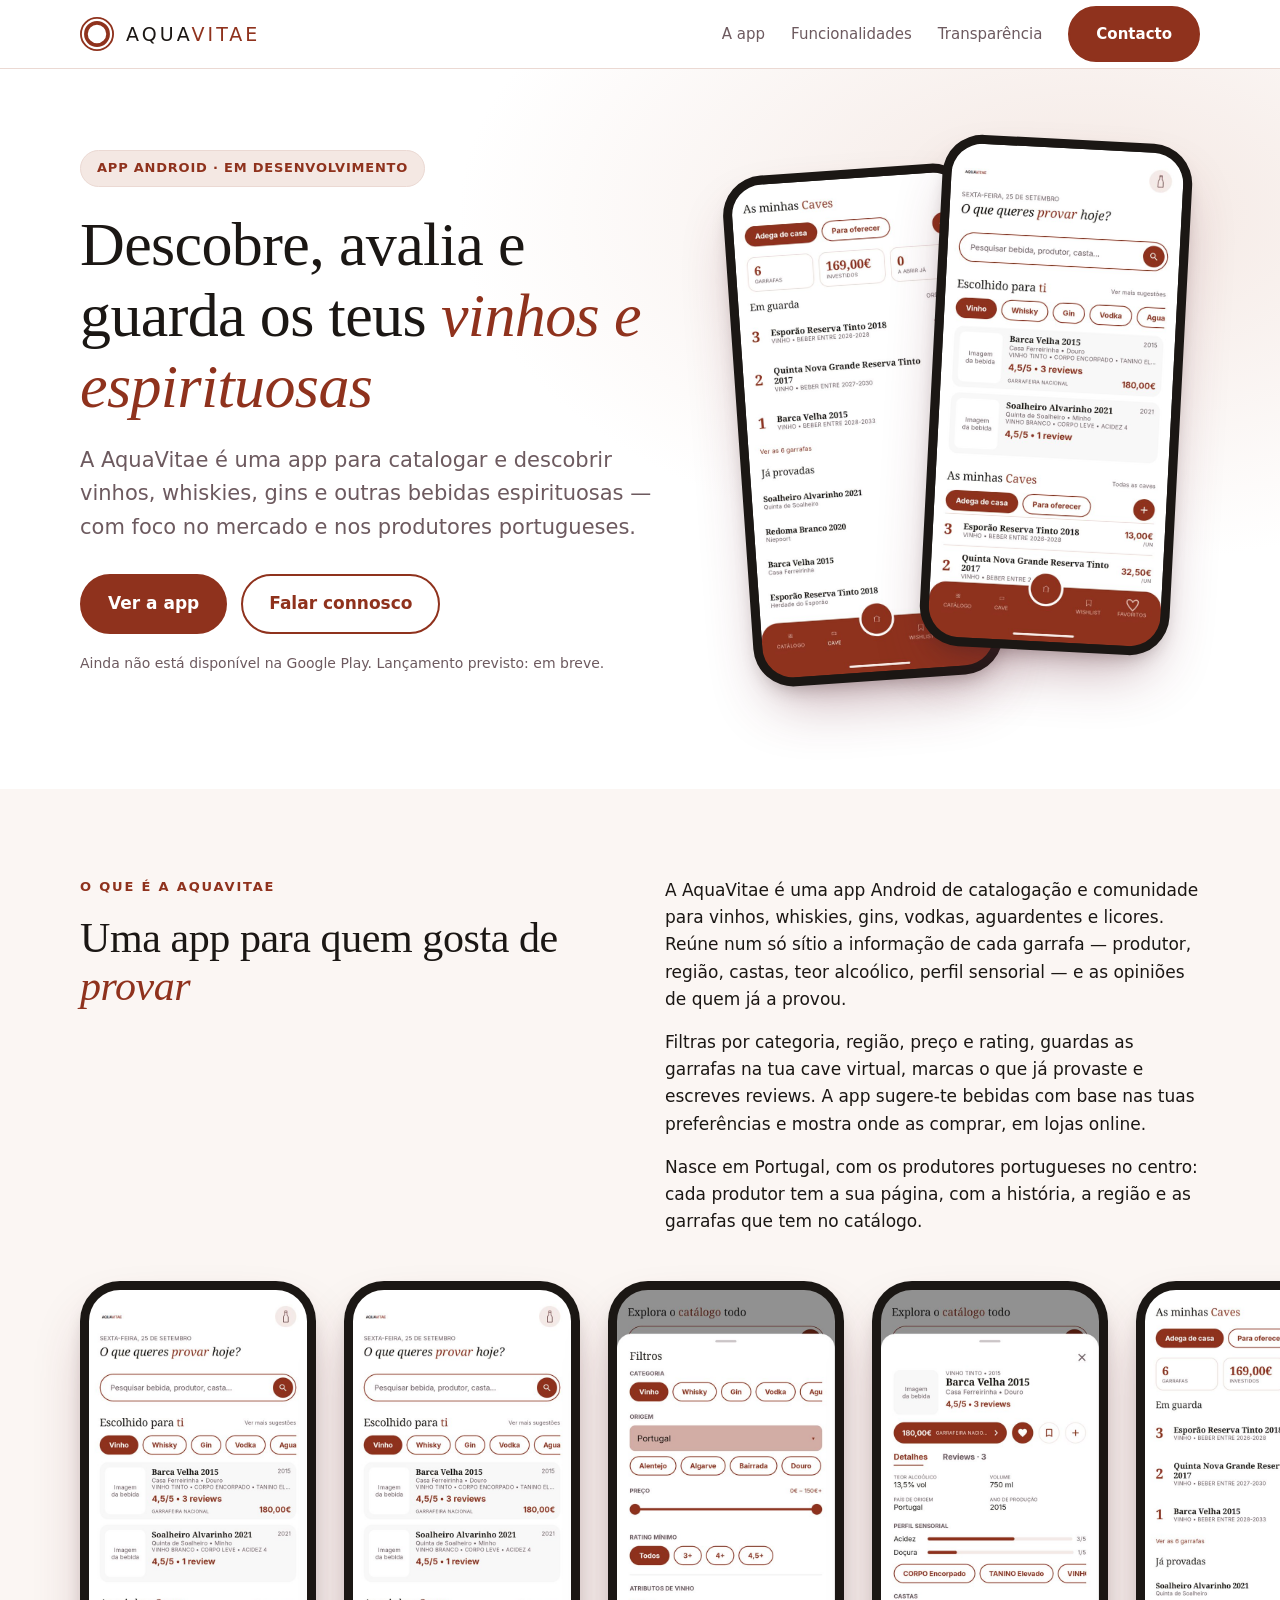
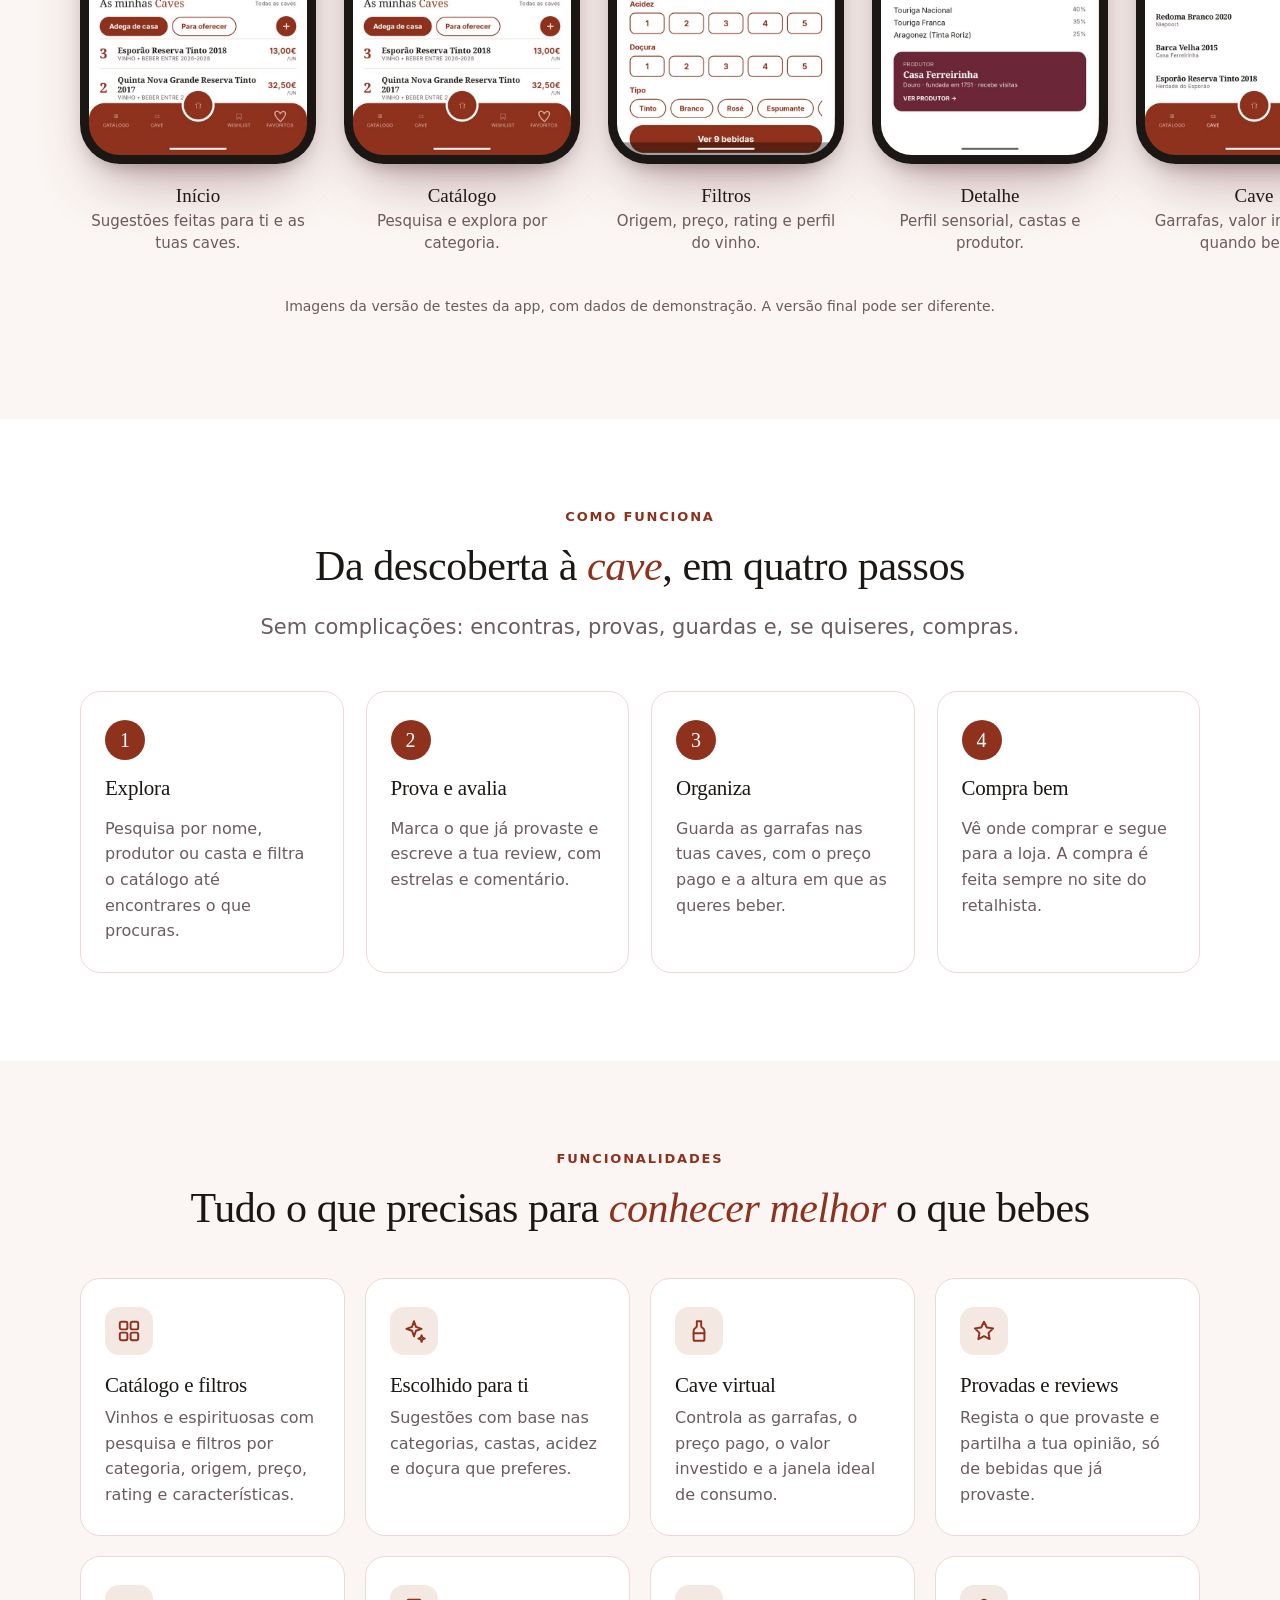
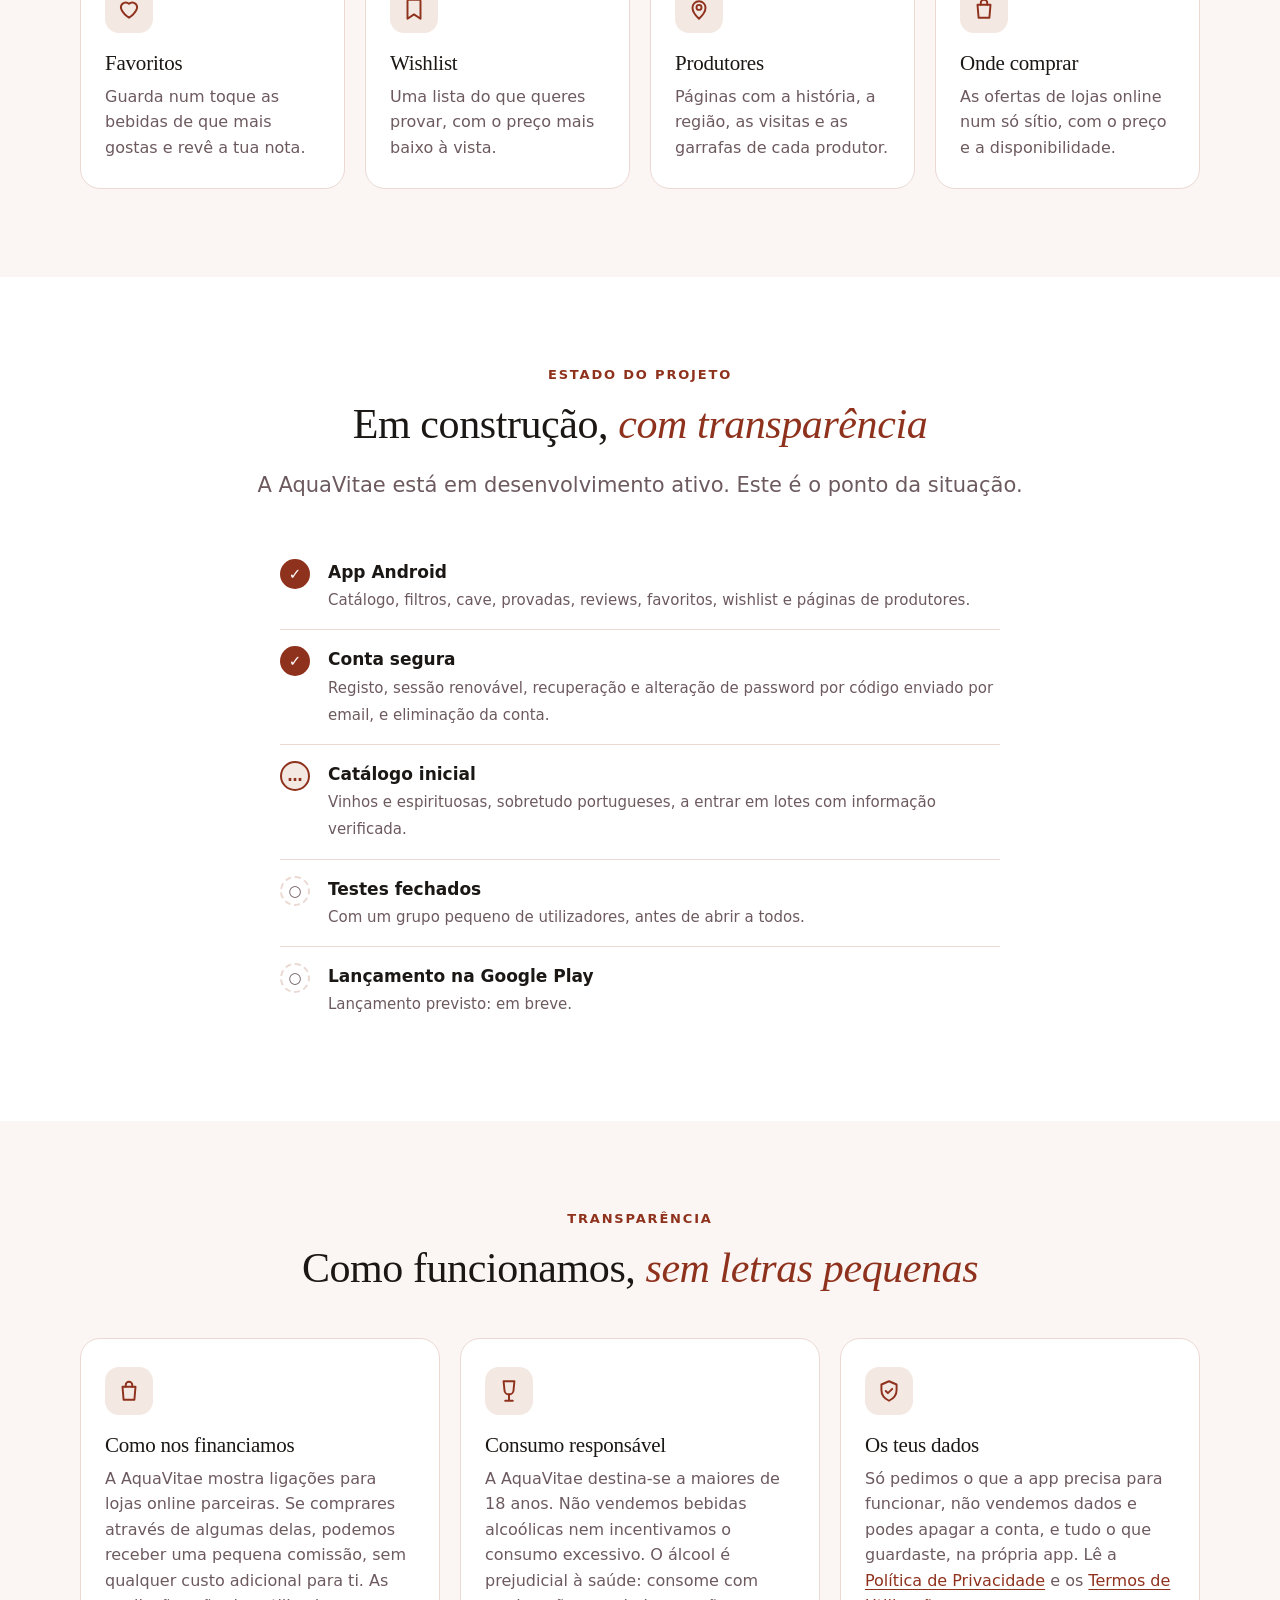
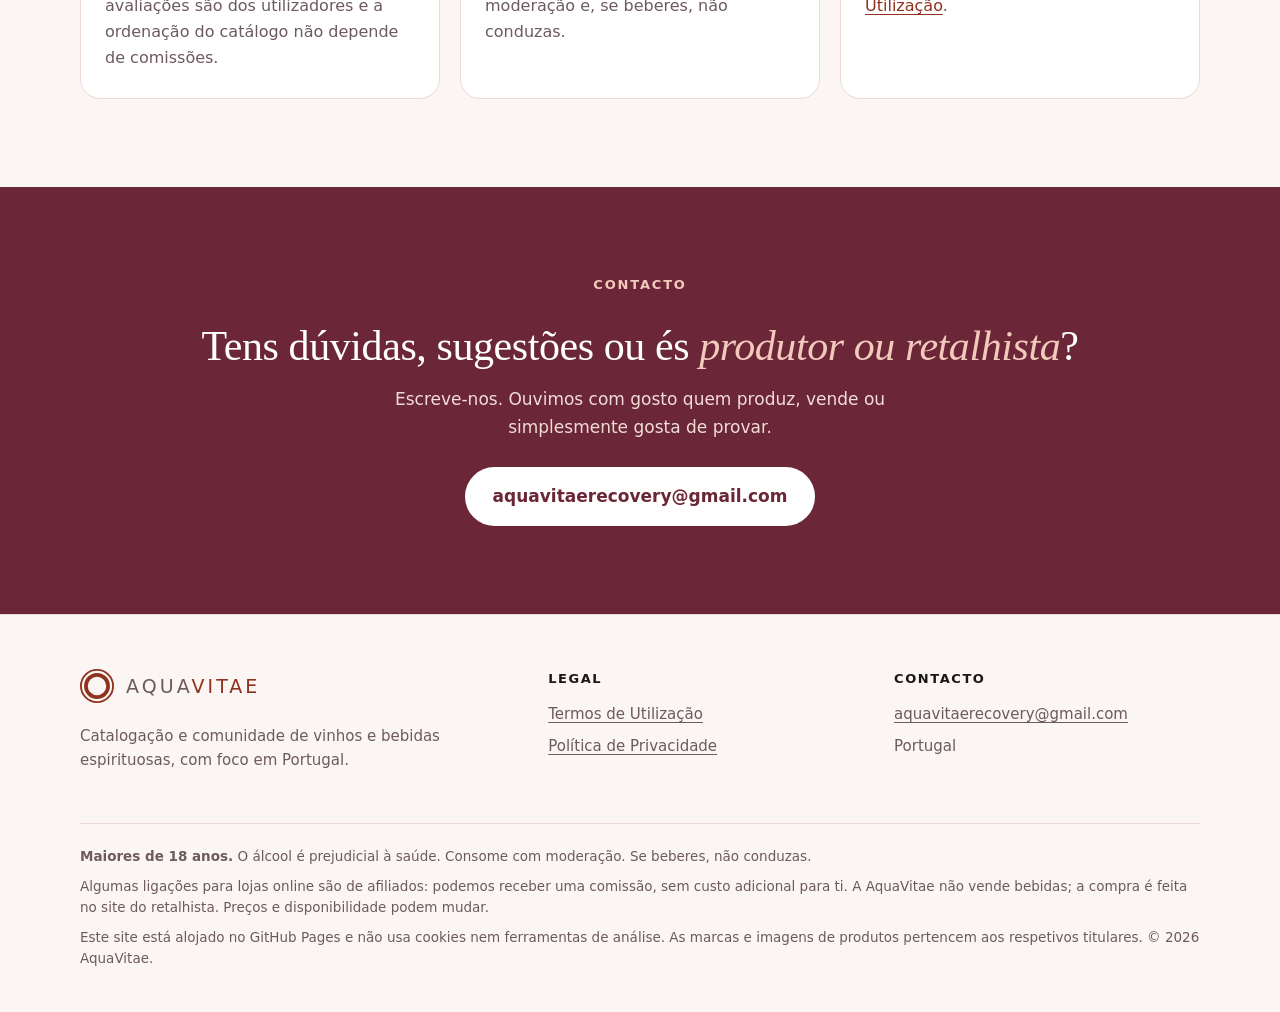
<file: docs/index.html>
<!DOCTYPE html>
<html lang="pt-PT">
<head>
<meta charset="UTF-8">
<meta name="7197e10404415e4" content="d1be69fddfa2cac7b7d6ff8724527eb9" />
<meta name="viewport" content="width=device-width, initial-scale=1">
<title>AquaVitae — Catalogação e comunidade de vinhos e bebidas espirituosas</title>
<meta name="description" content="A AquaVitae é uma app Android para catalogar, avaliar e descobrir vinhos, whiskies, gins e outras bebidas espirituosas, com foco no mercado e nos produtores portugueses. Em desenvolvimento.">
<meta name="theme-color" content="#8f321d">
<link rel="canonical" href="https://krugidev.github.io/AquaVitae/">
<link rel="icon" type="image/svg+xml" href="assets/emblema.svg">
<meta property="og:type" content="website">
<meta property="og:locale" content="pt_PT">
<meta property="og:title" content="AquaVitae — vinhos e bebidas espirituosas, com foco em Portugal">
<meta property="og:description" content="Cataloga, avalia e descobre vinhos e espirituosas. App Android em desenvolvimento.">
<meta property="og:url" content="https://krugidev.github.io/AquaVitae/">
<meta property="og:image" content="https://krugidev.github.io/AquaVitae/assets/screens/home.jpg">
<link rel="stylesheet" href="assets/site.css">
</head>
<body>
<a class="salta" href="#conteudo">Saltar para o conteúdo</a>

<svg width="0" height="0" style="position:absolute" aria-hidden="true" focusable="false">
  <defs>
    <symbol id="i-grelha" viewBox="0 0 24 24"><rect x="3.5" y="3.5" width="7" height="7" rx="1.5"/><rect x="13.5" y="3.5" width="7" height="7" rx="1.5"/><rect x="3.5" y="13.5" width="7" height="7" rx="1.5"/><rect x="13.5" y="13.5" width="7" height="7" rx="1.5"/></symbol>
    <symbol id="i-garrafa" viewBox="0 0 24 24"><path d="M10 3h4v4.2c0 .8.5 1.5 1.2 1.9C16.3 9.7 17 10.8 17 12v7.5a1.5 1.5 0 0 1-1.5 1.5h-7A1.5 1.5 0 0 1 7 19.5V12c0-1.2.7-2.3 1.8-2.9C9.5 8.7 10 8 10 7.2V3z"/><path d="M7 14h10"/></symbol>
    <symbol id="i-estrela" viewBox="0 0 24 24"><path d="M12 3.5l2.6 5.3 5.8.8-4.2 4.1 1 5.8L12 16.8 6.8 19.5l1-5.8-4.2-4.1 5.8-.8L12 3.5z"/></symbol>
    <symbol id="i-coracao" viewBox="0 0 24 24"><path d="M12 20s-7.5-4.6-7.5-10A4.5 4.5 0 0 1 12 7.2 4.5 4.5 0 0 1 19.5 10c0 5.4-7.5 10-7.5 10z"/></symbol>
    <symbol id="i-marcador" viewBox="0 0 24 24"><path d="M7 3.5h10a1 1 0 0 1 1 1V21l-6-4-6 4V4.5a1 1 0 0 1 1-1z"/></symbol>
    <symbol id="i-local" viewBox="0 0 24 24"><path d="M12 21s-6-5.6-6-10.2A6 6 0 0 1 18 10.8C18 15.4 12 21 12 21z"/><circle cx="12" cy="10.5" r="2.3"/></symbol>
    <symbol id="i-saco" viewBox="0 0 24 24"><path d="M6 8h12l-1 12H7L6 8z"/><path d="M9 8V6.5a3 3 0 0 1 6 0V8"/></symbol>
    <symbol id="i-brilho" viewBox="0 0 24 24"><path d="M12 3l1.8 5.2L19 10l-5.2 1.8L12 17l-1.8-5.2L5 10l5.2-1.8L12 3z"/><path d="M19 16l.8 2.2L22 19l-2.2.8L19 22l-.8-2.2L16 19l2.2-.8L19 16z"/></symbol>
    <symbol id="i-escudo" viewBox="0 0 24 24"><path d="M12 3l7 3v5c0 4.5-3 8-7 10-4-2-7-5.5-7-10V6l7-3z"/><path d="M9 12l2 2 4-4"/></symbol>
    <symbol id="i-copo" viewBox="0 0 24 24"><path d="M7 3h10l-.8 8a4.2 4.2 0 0 1-8.4 0L7 3z"/><path d="M12 15v6M8.5 21h7"/></symbol>
  </defs>
</svg>

<header class="topo">
  <div class="caixa">
    <a class="marca" href="#topo" aria-label="AquaVitae — início">
      <svg viewBox="0 0 92 92" fill="none" stroke="#8F321D" aria-hidden="true"><circle cx="46" cy="46" r="43.5" stroke-width="5"/><circle cx="46" cy="46" r="30" stroke-width="10"/></svg>
      <b>AQUA<span>VITAE</span></b>
    </a>
    <nav class="menu" aria-label="Principal">
      <a href="#app">A app</a>
      <a href="#funcionalidades">Funcionalidades</a>
      <a href="#transparencia">Transparência</a>
      <a class="botao" href="#contacto">Contacto</a>
    </nav>
  </div>
</header>

<main id="conteudo">

<section class="hero" id="topo">
  <div class="caixa">
    <div>
      <span class="etiqueta">App Android · Em desenvolvimento</span>
      <h1>Descobre, avalia e guarda os teus <em>vinhos e espirituosas</em></h1>
      <p class="lede">A AquaVitae é uma app para catalogar e descobrir vinhos, whiskies, gins e outras bebidas espirituosas — com foco no mercado e nos produtores portugueses.</p>
      <div class="botoes">
        <a class="botao" href="#app">Ver a app</a>
        <a class="botao vazio" href="mailto:aquavitaerecovery@gmail.com">Falar connosco</a>
      </div>
      <p class="nota">Ainda não está disponível na Google Play. Lançamento previsto: em breve.</p>
    </div>
    <div class="palco" aria-hidden="false">
      <div class="telemovel t1"><img src="assets/screens/cave.jpg" width="600" height="1278" alt="Ecrã da app com a cave virtual: garrafas em guarda, valor investido e janela de consumo"></div>
      <div class="telemovel t2"><img src="assets/screens/home.jpg" width="600" height="1278" alt="Ecrã inicial da app com sugestões “Escolhido para ti” e as caves do utilizador"></div>
    </div>
  </div>
</section>

<section id="app" class="suave">
  <div class="caixa">
    <div class="duas">
      <div>
        <p class="olho">O que é a AquaVitae</p>
        <h2>Uma app para quem gosta de <em>provar</em></h2>
      </div>
      <div>
        <p>A AquaVitae é uma app Android de catalogação e comunidade para vinhos, whiskies, gins, vodkas, aguardentes e licores. Reúne num só sítio a informação de cada garrafa — produtor, região, castas, teor alcoólico, perfil sensorial — e as opiniões de quem já a provou.</p>
        <p>Filtras por categoria, região, preço e rating, guardas as garrafas na tua cave virtual, marcas o que já provaste e escreves reviews. A app sugere-te bebidas com base nas tuas preferências e mostra onde as comprar, em lojas online.</p>
        <p>Nasce em Portugal, com os produtores portugueses no centro: cada produtor tem a sua página, com a história, a região e as garrafas que tem no catálogo.</p>
      </div>
    </div>
  </div>

  <div class="galeria" role="region" aria-label="Ecrãs da app" tabindex="0">
    <figure><div class="telemovel"><img src="assets/screens/home.jpg" width="600" height="1278" loading="lazy" alt="Início: sugestões “Escolhido para ti”, as caves e a pesquisa"></div><figcaption><b>Início</b>Sugestões feitas para ti e as tuas caves.</figcaption></figure>
    <figure><div class="telemovel"><img src="assets/screens/catalogo.jpg" width="600" height="1278" loading="lazy" alt="Catálogo de vinhos com pesquisa, categorias e ordenação"></div><figcaption><b>Catálogo</b>Pesquisa e explora por categoria.</figcaption></figure>
    <figure><div class="telemovel"><img src="assets/screens/filtros.jpg" width="600" height="1278" loading="lazy" alt="Filtros por origem, preço, rating e atributos do vinho"></div><figcaption><b>Filtros</b>Origem, preço, rating e perfil do vinho.</figcaption></figure>
    <figure><div class="telemovel"><img src="assets/screens/detalhe.jpg" width="600" height="1278" loading="lazy" alt="Detalhe de um vinho com perfil sensorial, castas e produtor"></div><figcaption><b>Detalhe</b>Perfil sensorial, castas e produtor.</figcaption></figure>
    <figure><div class="telemovel"><img src="assets/screens/cave.jpg" width="600" height="1278" loading="lazy" alt="Cave virtual com garrafas, valor investido e janela de consumo"></div><figcaption><b>Cave</b>Garrafas, valor investido e quando beber.</figcaption></figure>
    <figure><div class="telemovel"><img src="assets/screens/reviews.jpg" width="600" height="1278" loading="lazy" alt="As reviews do utilizador agrupadas por mês, com estrelas"></div><figcaption><b>Reviews</b>As tuas notas, organizadas por mês.</figcaption></figure>
    <figure><div class="telemovel"><img src="assets/screens/perfil.jpg" width="600" height="1278" loading="lazy" alt="Perfil com estatísticas e preferências do utilizador"></div><figcaption><b>Perfil</b>Estatísticas e preferências.</figcaption></figure>
  </div>
  <div class="caixa"><p class="nota centro">Imagens da versão de testes da app, com dados de demonstração. A versão final pode ser diferente.</p></div>
</section>

<section id="como">
  <div class="caixa centro">
    <p class="olho">Como funciona</p>
    <h2>Da descoberta à <em>cave</em>, em quatro passos</h2>
    <p class="lede">Sem complicações: encontras, provas, guardas e, se quiseres, compras.</p>
  </div>
  <div class="caixa">
    <div class="passos">
      <div class="passo"><h3>Explora</h3><p>Pesquisa por nome, produtor ou casta e filtra o catálogo até encontrares o que procuras.</p></div>
      <div class="passo"><h3>Prova e avalia</h3><p>Marca o que já provaste e escreve a tua review, com estrelas e comentário.</p></div>
      <div class="passo"><h3>Organiza</h3><p>Guarda as garrafas nas tuas caves, com o preço pago e a altura em que as queres beber.</p></div>
      <div class="passo"><h3>Compra bem</h3><p>Vê onde comprar e segue para a loja. A compra é feita sempre no site do retalhista.</p></div>
    </div>
  </div>
</section>

<section id="funcionalidades" class="suave">
  <div class="caixa centro">
    <p class="olho">Funcionalidades</p>
    <h2>Tudo o que precisas para <em>conhecer melhor</em> o que bebes</h2>
  </div>
  <div class="caixa">
    <div class="grelha">
      <article class="cartao"><div class="icone"><svg aria-hidden="true"><use href="#i-grelha"/></svg></div><h3>Catálogo e filtros</h3><p>Vinhos e espirituosas com pesquisa e filtros por categoria, origem, preço, rating e características.</p></article>
      <article class="cartao"><div class="icone"><svg aria-hidden="true"><use href="#i-brilho"/></svg></div><h3>Escolhido para ti</h3><p>Sugestões com base nas categorias, castas, acidez e doçura que preferes.</p></article>
      <article class="cartao"><div class="icone"><svg aria-hidden="true"><use href="#i-garrafa"/></svg></div><h3>Cave virtual</h3><p>Controla as garrafas, o preço pago, o valor investido e a janela ideal de consumo.</p></article>
      <article class="cartao"><div class="icone"><svg aria-hidden="true"><use href="#i-estrela"/></svg></div><h3>Provadas e reviews</h3><p>Regista o que provaste e partilha a tua opinião, só de bebidas que já provaste.</p></article>
      <article class="cartao"><div class="icone"><svg aria-hidden="true"><use href="#i-coracao"/></svg></div><h3>Favoritos</h3><p>Guarda num toque as bebidas de que mais gostas e revê a tua nota.</p></article>
      <article class="cartao"><div class="icone"><svg aria-hidden="true"><use href="#i-marcador"/></svg></div><h3>Wishlist</h3><p>Uma lista do que queres provar, com o preço mais baixo à vista.</p></article>
      <article class="cartao"><div class="icone"><svg aria-hidden="true"><use href="#i-local"/></svg></div><h3>Produtores</h3><p>Páginas com a história, a região, as visitas e as garrafas de cada produtor.</p></article>
      <article class="cartao"><div class="icone"><svg aria-hidden="true"><use href="#i-saco"/></svg></div><h3>Onde comprar</h3><p>As ofertas de lojas online num só sítio, com o preço e a disponibilidade.</p></article>
    </div>
  </div>
</section>

<section id="estado">
  <div class="caixa centro">
    <p class="olho">Estado do projeto</p>
    <h2>Em construção, <em>com transparência</em></h2>
    <p class="lede">A AquaVitae está em desenvolvimento ativo. Este é o ponto da situação.</p>
  </div>
  <div class="caixa">
    <ul class="estado">
      <li class="feito"><span class="marca-estado" aria-hidden="true">✓</span><div><b>App Android</b><span>Catálogo, filtros, cave, provadas, reviews, favoritos, wishlist e páginas de produtores.</span></div></li>
      <li class="feito"><span class="marca-estado" aria-hidden="true">✓</span><div><b>Conta segura</b><span>Registo, sessão renovável, recuperação e alteração de password por código enviado por email, e eliminação da conta.</span></div></li>
      <li class="curso"><span class="marca-estado" aria-hidden="true">…</span><div><b>Catálogo inicial</b><span>Vinhos e espirituosas, sobretudo portugueses, a entrar em lotes com informação verificada.</span></div></li>
      <li class="breve"><span class="marca-estado" aria-hidden="true">○</span><div><b>Testes fechados</b><span>Com um grupo pequeno de utilizadores, antes de abrir a todos.</span></div></li>
      <li class="breve"><span class="marca-estado" aria-hidden="true">○</span><div><b>Lançamento na Google Play</b><span>Lançamento previsto: em breve.</span></div></li>
    </ul>
  </div>
</section>

<section id="transparencia" class="suave">
  <div class="caixa centro">
    <p class="olho">Transparência</p>
    <h2>Como funcionamos, <em>sem letras pequenas</em></h2>
  </div>
  <div class="caixa">
    <div class="grelha tres">
      <article class="cartao"><div class="icone"><svg aria-hidden="true"><use href="#i-saco"/></svg></div><h3>Como nos financiamos</h3><p>A AquaVitae mostra ligações para lojas online parceiras. Se comprares através de algumas delas, podemos receber uma pequena comissão, sem qualquer custo adicional para ti. As avaliações são dos utilizadores e a ordenação do catálogo não depende de comissões.</p></article>
      <article class="cartao"><div class="icone"><svg aria-hidden="true"><use href="#i-copo"/></svg></div><h3>Consumo responsável</h3><p>A AquaVitae destina-se a maiores de 18 anos. Não vendemos bebidas alcoólicas nem incentivamos o consumo excessivo. O álcool é prejudicial à saúde: consome com moderação e, se beberes, não conduzas.</p></article>
      <article class="cartao"><div class="icone"><svg aria-hidden="true"><use href="#i-escudo"/></svg></div><h3>Os teus dados</h3><p>Só pedimos o que a app precisa para funcionar, não vendemos dados e podes apagar a conta, e tudo o que guardaste, na própria app. Lê a <a href="privacidade.html">Política de Privacidade</a> e os <a href="termos.html">Termos de Utilização</a>.</p></article>
    </div>
  </div>
</section>

<section id="contacto" class="contacto">
  <div class="caixa">
    <p class="olho" style="color:#f3c9bd">Contacto</p>
    <h2>Tens dúvidas, sugestões ou és <em>produtor ou retalhista</em>?</h2>
    <p>Escreve-nos. Ouvimos com gosto quem produz, vende ou simplesmente gosta de provar.</p>
    <a class="botao" href="mailto:aquavitaerecovery@gmail.com">aquavitaerecovery@gmail.com</a>
  </div>
</section>

</main>

<footer class="rodape">
  <div class="caixa">
    <div class="colunas">
      <div>
        <a class="marca" href="#topo" aria-label="AquaVitae — topo da página">
          <svg viewBox="0 0 92 92" fill="none" stroke="#8F321D" aria-hidden="true"><circle cx="46" cy="46" r="43.5" stroke-width="5"/><circle cx="46" cy="46" r="30" stroke-width="10"/></svg>
          <b>AQUA<span>VITAE</span></b>
        </a>
        <p style="margin-top:14px">Catalogação e comunidade de vinhos e bebidas espirituosas, com foco em Portugal.</p>
      </div>
      <div>
        <h4>Legal</h4>
        <ul>
          <li><a href="termos.html">Termos de Utilização</a></li>
          <li><a href="privacidade.html">Política de Privacidade</a></li>
        </ul>
      </div>
      <div>
        <h4>Contacto</h4>
        <ul>
          <li><a href="mailto:aquavitaerecovery@gmail.com">aquavitaerecovery@gmail.com</a></li>
          <li>Portugal</li>
        </ul>
      </div>
    </div>
    <div class="aviso">
      <p><b>Maiores de 18 anos.</b> O álcool é prejudicial à saúde. Consome com moderação. Se beberes, não conduzas.</p>
      <p>Algumas ligações para lojas online são de afiliados: podemos receber uma comissão, sem custo adicional para ti. A AquaVitae não vende bebidas; a compra é feita no site do retalhista. Preços e disponibilidade podem mudar.</p>
      <p>Este site está alojado no GitHub Pages e não usa cookies nem ferramentas de análise. As marcas e imagens de produtos pertencem aos respetivos titulares. © 2026 AquaVitae.</p>
    </div>
  </div>
</footer>
</body>
</html>
</file>
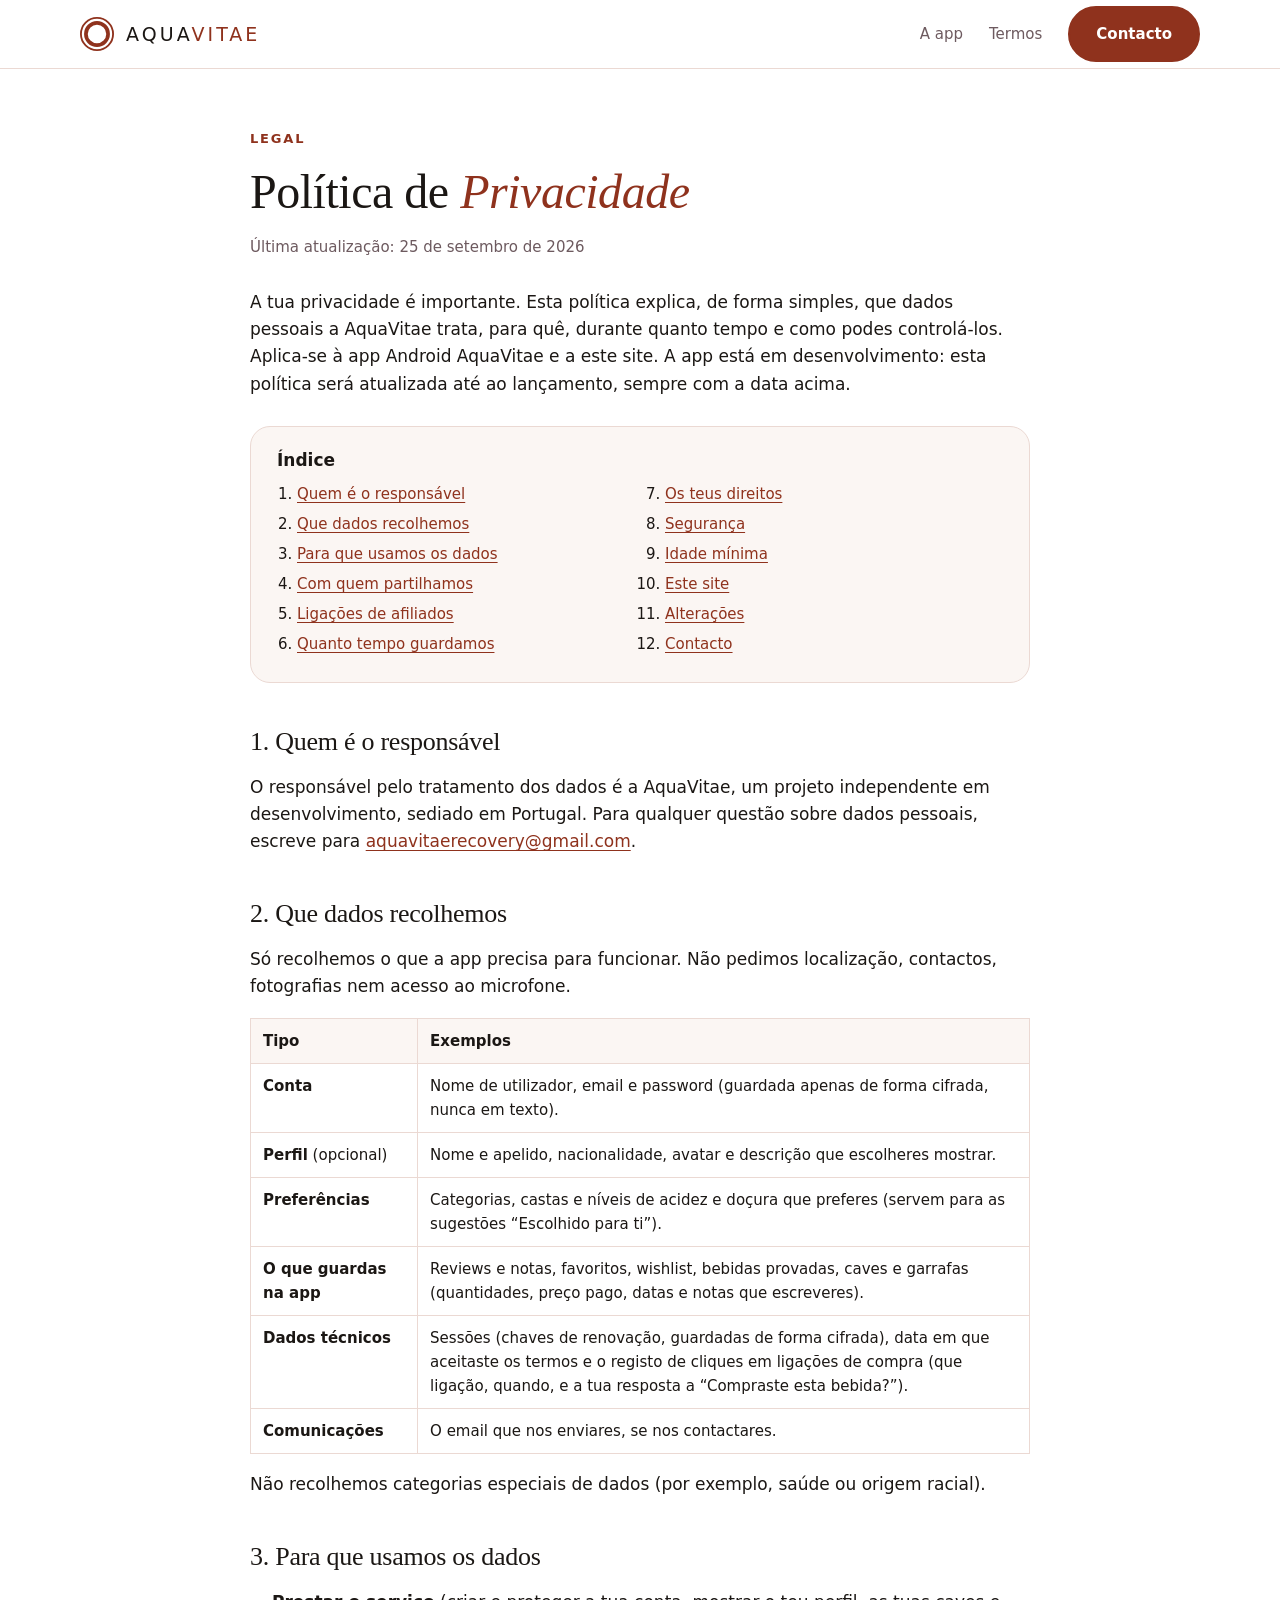
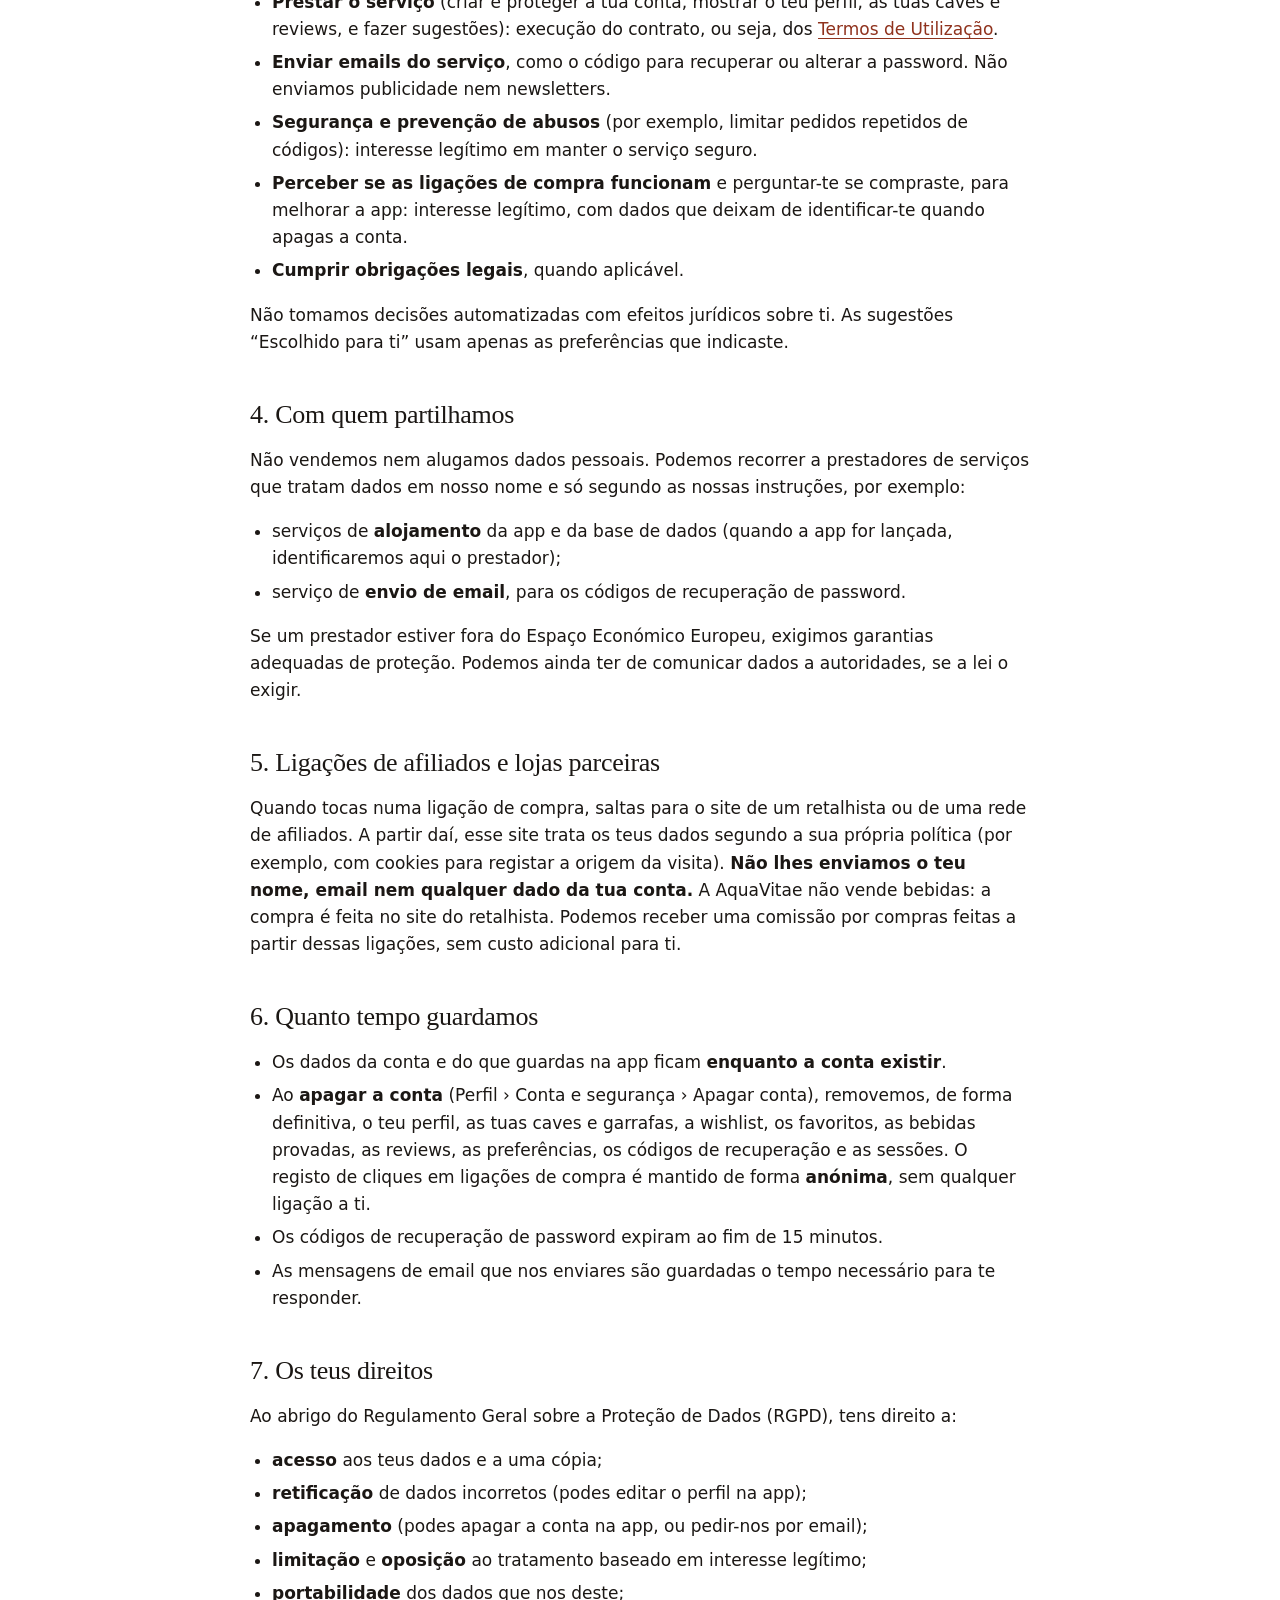
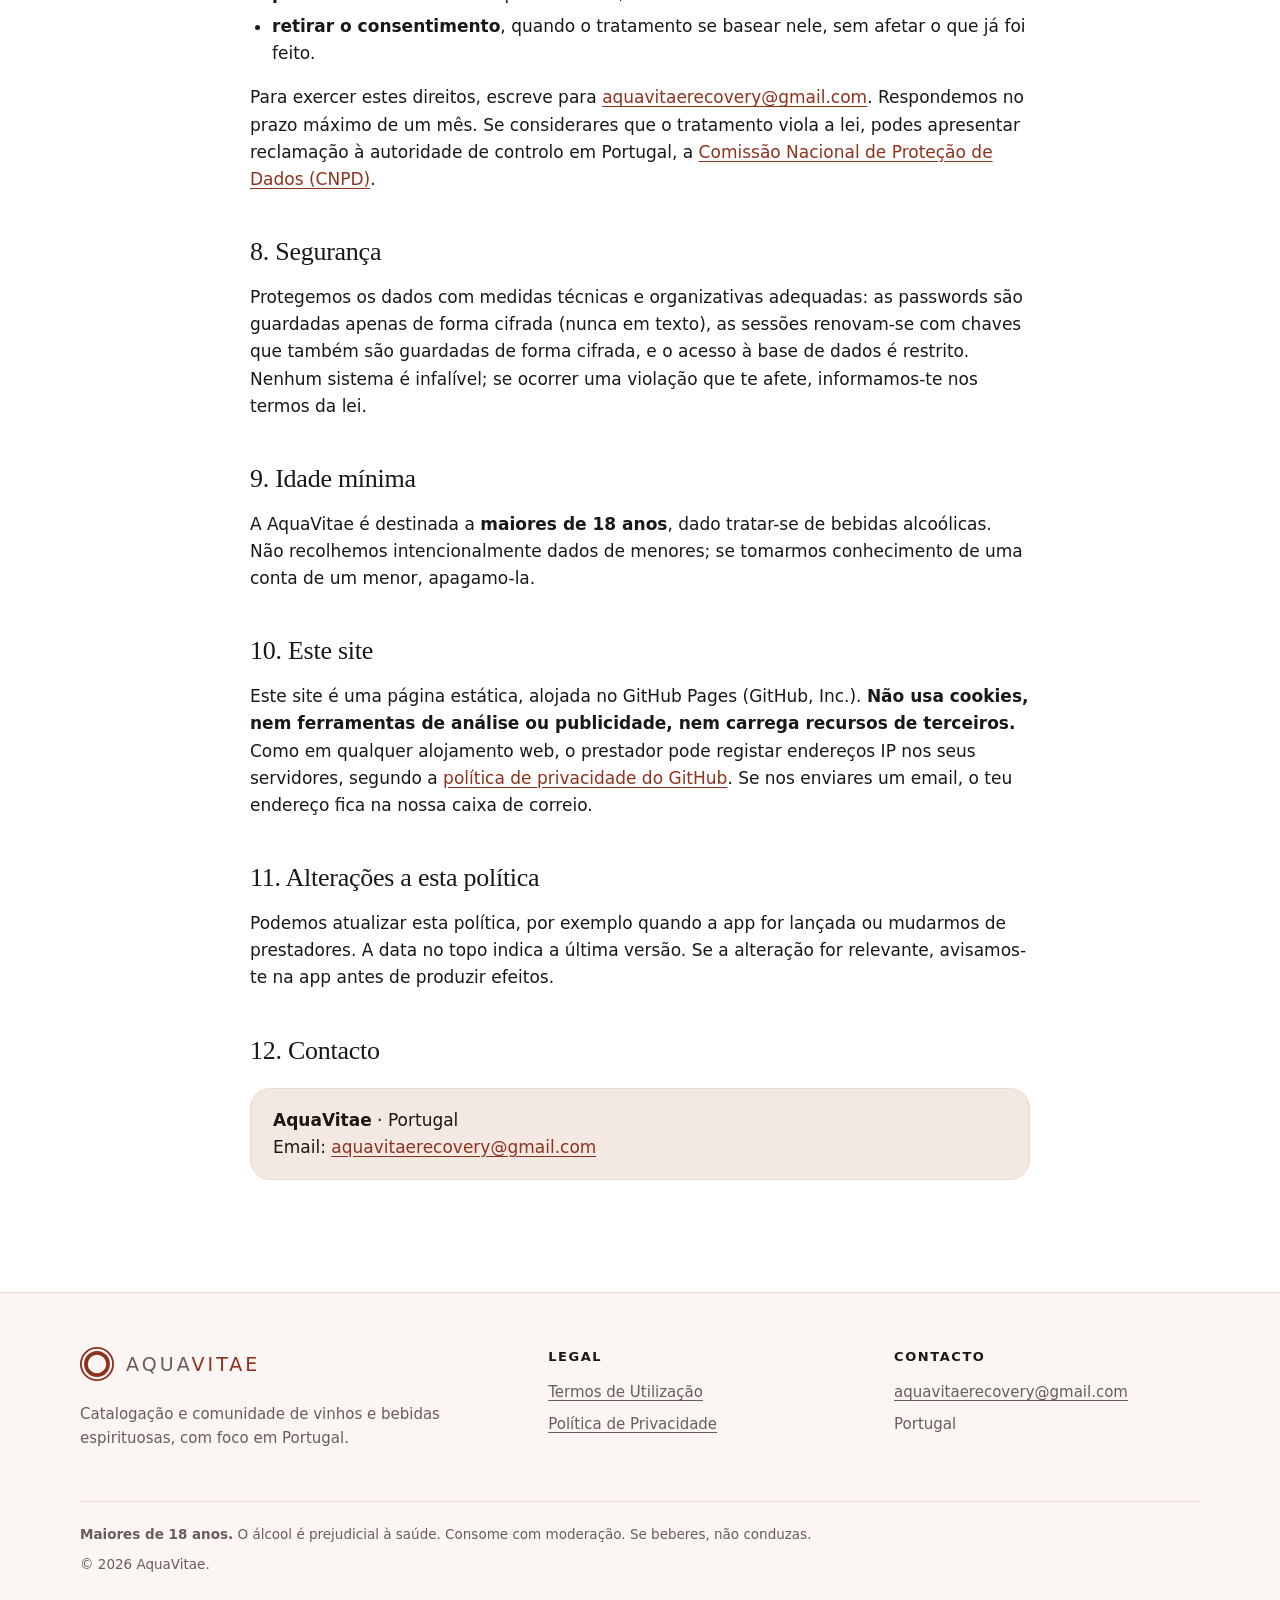
<file: docs/privacidade.html>
<!DOCTYPE html>
<html lang="pt-PT">
<head>
<meta charset="UTF-8">
<meta name="7197e10404415e4" content="d1be69fddfa2cac7b7d6ff8724527eb9" />
<meta name="viewport" content="width=device-width, initial-scale=1">
<title>Política de Privacidade — AquaVitae</title>
<meta name="description" content="Como a AquaVitae trata os teus dados pessoais: que dados recolhemos, porquê, durante quanto tempo e como exercer os teus direitos.">
<meta name="theme-color" content="#8f321d">
<link rel="canonical" href="https://krugidev.github.io/AquaVitae/privacidade.html">
<link rel="icon" type="image/svg+xml" href="assets/emblema.svg">
<link rel="stylesheet" href="assets/site.css">
</head>
<body>
<a class="salta" href="#conteudo">Saltar para o conteúdo</a>
<header class="topo">
  <div class="caixa">
    <a class="marca" href="index.html" aria-label="AquaVitae — página inicial">
      <svg viewBox="0 0 92 92" fill="none" stroke="#8F321D" aria-hidden="true"><circle cx="46" cy="46" r="43.5" stroke-width="5"/><circle cx="46" cy="46" r="30" stroke-width="10"/></svg>
      <b>AQUA<span>VITAE</span></b>
    </a>
    <nav class="menu" aria-label="Principal">
      <a href="index.html#app">A app</a>
      <a href="termos.html">Termos</a>
      <a class="botao" href="mailto:aquavitaerecovery@gmail.com">Contacto</a>
    </nav>
  </div>
</header>

<main id="conteudo" class="legal">
  <div class="caixa"><div class="conteudo">
    <p class="olho">Legal</p>
    <h1>Política de <em>Privacidade</em></h1>
    <p class="atualizado">Última atualização: 25 de setembro de 2026</p>
    <p>A tua privacidade é importante. Esta política explica, de forma simples, que dados pessoais a AquaVitae trata, para quê, durante quanto tempo e como podes controlá-los. Aplica-se à app Android AquaVitae e a este site. A app está em desenvolvimento: esta política será atualizada até ao lançamento, sempre com a data acima.</p>

    <nav class="indice" aria-label="Índice">
      <b>Índice</b>
      <ol>
        <li><a href="#quem">Quem é o responsável</a></li>
        <li><a href="#dados">Que dados recolhemos</a></li>
        <li><a href="#finalidades">Para que usamos os dados</a></li>
        <li><a href="#partilha">Com quem partilhamos</a></li>
        <li><a href="#afiliados">Ligações de afiliados</a></li>
        <li><a href="#conservacao">Quanto tempo guardamos</a></li>
        <li><a href="#direitos">Os teus direitos</a></li>
        <li><a href="#seguranca">Segurança</a></li>
        <li><a href="#menores">Idade mínima</a></li>
        <li><a href="#site">Este site</a></li>
        <li><a href="#alteracoes">Alterações</a></li>
        <li><a href="#contacto">Contacto</a></li>
      </ol>
    </nav>

    <h2 id="quem">1. Quem é o responsável</h2>
    <p>O responsável pelo tratamento dos dados é a AquaVitae, um projeto independente em desenvolvimento, sediado em Portugal. Para qualquer questão sobre dados pessoais, escreve para <a href="mailto:aquavitaerecovery@gmail.com">aquavitaerecovery@gmail.com</a>.</p>

    <h2 id="dados">2. Que dados recolhemos</h2>
    <p>Só recolhemos o que a app precisa para funcionar. Não pedimos localização, contactos, fotografias nem acesso ao microfone.</p>
    <table>
      <thead><tr><th>Tipo</th><th>Exemplos</th></tr></thead>
      <tbody>
        <tr><td><b>Conta</b></td><td>Nome de utilizador, email e password (guardada apenas de forma cifrada, nunca em texto).</td></tr>
        <tr><td><b>Perfil</b> (opcional)</td><td>Nome e apelido, nacionalidade, avatar e descrição que escolheres mostrar.</td></tr>
        <tr><td><b>Preferências</b></td><td>Categorias, castas e níveis de acidez e doçura que preferes (servem para as sugestões “Escolhido para ti”).</td></tr>
        <tr><td><b>O que guardas na app</b></td><td>Reviews e notas, favoritos, wishlist, bebidas provadas, caves e garrafas (quantidades, preço pago, datas e notas que escreveres).</td></tr>
        <tr><td><b>Dados técnicos</b></td><td>Sessões (chaves de renovação, guardadas de forma cifrada), data em que aceitaste os termos e o registo de cliques em ligações de compra (que ligação, quando, e a tua resposta a “Compraste esta bebida?”).</td></tr>
        <tr><td><b>Comunicações</b></td><td>O email que nos enviares, se nos contactares.</td></tr>
      </tbody>
    </table>
    <p>Não recolhemos categorias especiais de dados (por exemplo, saúde ou origem racial).</p>

    <h2 id="finalidades">3. Para que usamos os dados</h2>
    <ul>
      <li><b>Prestar o serviço</b> (criar e proteger a tua conta, mostrar o teu perfil, as tuas caves e reviews, e fazer sugestões): execução do contrato, ou seja, dos <a href="termos.html">Termos de Utilização</a>.</li>
      <li><b>Enviar emails do serviço</b>, como o código para recuperar ou alterar a password. Não enviamos publicidade nem newsletters.</li>
      <li><b>Segurança e prevenção de abusos</b> (por exemplo, limitar pedidos repetidos de códigos): interesse legítimo em manter o serviço seguro.</li>
      <li><b>Perceber se as ligações de compra funcionam</b> e perguntar-te se compraste, para melhorar a app: interesse legítimo, com dados que deixam de identificar-te quando apagas a conta.</li>
      <li><b>Cumprir obrigações legais</b>, quando aplicável.</li>
    </ul>
    <p>Não tomamos decisões automatizadas com efeitos jurídicos sobre ti. As sugestões “Escolhido para ti” usam apenas as preferências que indicaste.</p>

    <h2 id="partilha">4. Com quem partilhamos</h2>
    <p>Não vendemos nem alugamos dados pessoais. Podemos recorrer a prestadores de serviços que tratam dados em nosso nome e só segundo as nossas instruções, por exemplo:</p>
    <ul>
      <li>serviços de <b>alojamento</b> da app e da base de dados (quando a app for lançada, identificaremos aqui o prestador);</li>
      <li>serviço de <b>envio de email</b>, para os códigos de recuperação de password.</li>
    </ul>
    <p>Se um prestador estiver fora do Espaço Económico Europeu, exigimos garantias adequadas de proteção. Podemos ainda ter de comunicar dados a autoridades, se a lei o exigir.</p>

    <h2 id="afiliados">5. Ligações de afiliados e lojas parceiras</h2>
    <p>Quando tocas numa ligação de compra, saltas para o site de um retalhista ou de uma rede de afiliados. A partir daí, esse site trata os teus dados segundo a sua própria política (por exemplo, com cookies para registar a origem da visita). <b>Não lhes enviamos o teu nome, email nem qualquer dado da tua conta.</b> A AquaVitae não vende bebidas: a compra é feita no site do retalhista. Podemos receber uma comissão por compras feitas a partir dessas ligações, sem custo adicional para ti.</p>

    <h2 id="conservacao">6. Quanto tempo guardamos</h2>
    <ul>
      <li>Os dados da conta e do que guardas na app ficam <b>enquanto a conta existir</b>.</li>
      <li>Ao <b>apagar a conta</b> (Perfil › Conta e segurança › Apagar conta), removemos, de forma definitiva, o teu perfil, as tuas caves e garrafas, a wishlist, os favoritos, as bebidas provadas, as reviews, as preferências, os códigos de recuperação e as sessões. O registo de cliques em ligações de compra é mantido de forma <b>anónima</b>, sem qualquer ligação a ti.</li>
      <li>Os códigos de recuperação de password expiram ao fim de 15 minutos.</li>
      <li>As mensagens de email que nos enviares são guardadas o tempo necessário para te responder.</li>
    </ul>

    <h2 id="direitos">7. Os teus direitos</h2>
    <p>Ao abrigo do Regulamento Geral sobre a Proteção de Dados (RGPD), tens direito a:</p>
    <ul>
      <li><b>acesso</b> aos teus dados e a uma cópia;</li>
      <li><b>retificação</b> de dados incorretos (podes editar o perfil na app);</li>
      <li><b>apagamento</b> (podes apagar a conta na app, ou pedir-nos por email);</li>
      <li><b>limitação</b> e <b>oposição</b> ao tratamento baseado em interesse legítimo;</li>
      <li><b>portabilidade</b> dos dados que nos deste;</li>
      <li><b>retirar o consentimento</b>, quando o tratamento se basear nele, sem afetar o que já foi feito.</li>
    </ul>
    <p>Para exercer estes direitos, escreve para <a href="mailto:aquavitaerecovery@gmail.com">aquavitaerecovery@gmail.com</a>. Respondemos no prazo máximo de um mês. Se considerares que o tratamento viola a lei, podes apresentar reclamação à autoridade de controlo em Portugal, a <a href="https://www.cnpd.pt" rel="noopener">Comissão Nacional de Proteção de Dados (CNPD)</a>.</p>

    <h2 id="seguranca">8. Segurança</h2>
    <p>Protegemos os dados com medidas técnicas e organizativas adequadas: as passwords são guardadas apenas de forma cifrada (nunca em texto), as sessões renovam-se com chaves que também são guardadas de forma cifrada, e o acesso à base de dados é restrito. Nenhum sistema é infalível; se ocorrer uma violação que te afete, informamos-te nos termos da lei.</p>

    <h2 id="menores">9. Idade mínima</h2>
    <p>A AquaVitae é destinada a <b>maiores de 18 anos</b>, dado tratar-se de bebidas alcoólicas. Não recolhemos intencionalmente dados de menores; se tomarmos conhecimento de uma conta de um menor, apagamo-la.</p>

    <h2 id="site">10. Este site</h2>
    <p>Este site é uma página estática, alojada no GitHub Pages (GitHub, Inc.). <b>Não usa cookies, nem ferramentas de análise ou publicidade, nem carrega recursos de terceiros.</b> Como em qualquer alojamento web, o prestador pode registar endereços IP nos seus servidores, segundo a <a href="https://docs.github.com/pt/site-policy/privacy-policies/github-general-privacy-statement" rel="noopener">política de privacidade do GitHub</a>. Se nos enviares um email, o teu endereço fica na nossa caixa de correio.</p>

    <h2 id="alteracoes">11. Alterações a esta política</h2>
    <p>Podemos atualizar esta política, por exemplo quando a app for lançada ou mudarmos de prestadores. A data no topo indica a última versão. Se a alteração for relevante, avisamos-te na app antes de produzir efeitos.</p>

    <h2 id="contacto">12. Contacto</h2>
    <div class="destaque">
      <b>AquaVitae</b> · Portugal<br>
      Email: <a href="mailto:aquavitaerecovery@gmail.com">aquavitaerecovery@gmail.com</a>
    </div>
  </div></div>
</main>

<footer class="rodape">
  <div class="caixa">
    <div class="colunas">
      <div>
        <a class="marca" href="index.html" aria-label="AquaVitae — página inicial">
          <svg viewBox="0 0 92 92" fill="none" stroke="#8F321D" aria-hidden="true"><circle cx="46" cy="46" r="43.5" stroke-width="5"/><circle cx="46" cy="46" r="30" stroke-width="10"/></svg>
          <b>AQUA<span>VITAE</span></b>
        </a>
        <p style="margin-top:14px">Catalogação e comunidade de vinhos e bebidas espirituosas, com foco em Portugal.</p>
      </div>
      <div>
        <h4>Legal</h4>
        <ul>
          <li><a href="termos.html">Termos de Utilização</a></li>
          <li><a href="privacidade.html">Política de Privacidade</a></li>
        </ul>
      </div>
      <div>
        <h4>Contacto</h4>
        <ul>
          <li><a href="mailto:aquavitaerecovery@gmail.com">aquavitaerecovery@gmail.com</a></li>
          <li>Portugal</li>
        </ul>
      </div>
    </div>
    <div class="aviso">
      <p><b>Maiores de 18 anos.</b> O álcool é prejudicial à saúde. Consome com moderação. Se beberes, não conduzas.</p>
      <p>© 2026 AquaVitae.</p>
    </div>
  </div>
</footer>
</body>
</html>
</file>
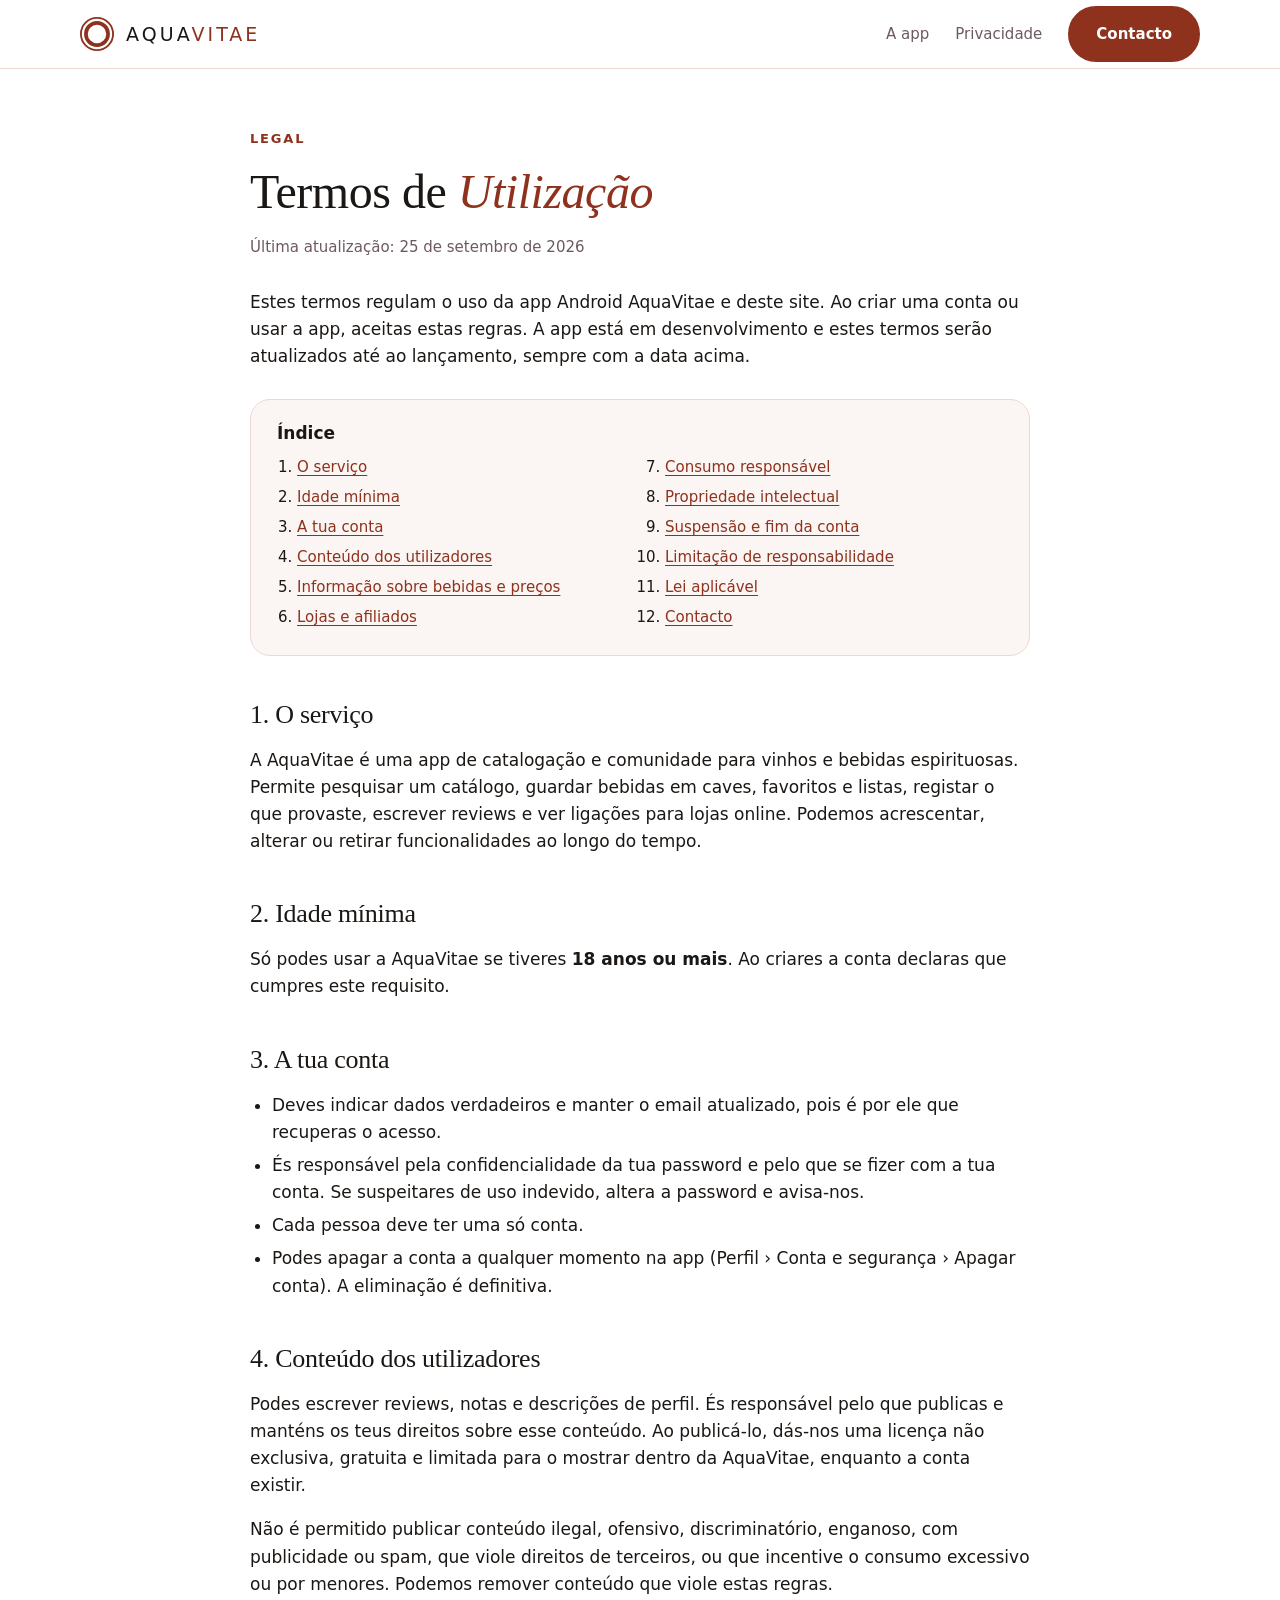
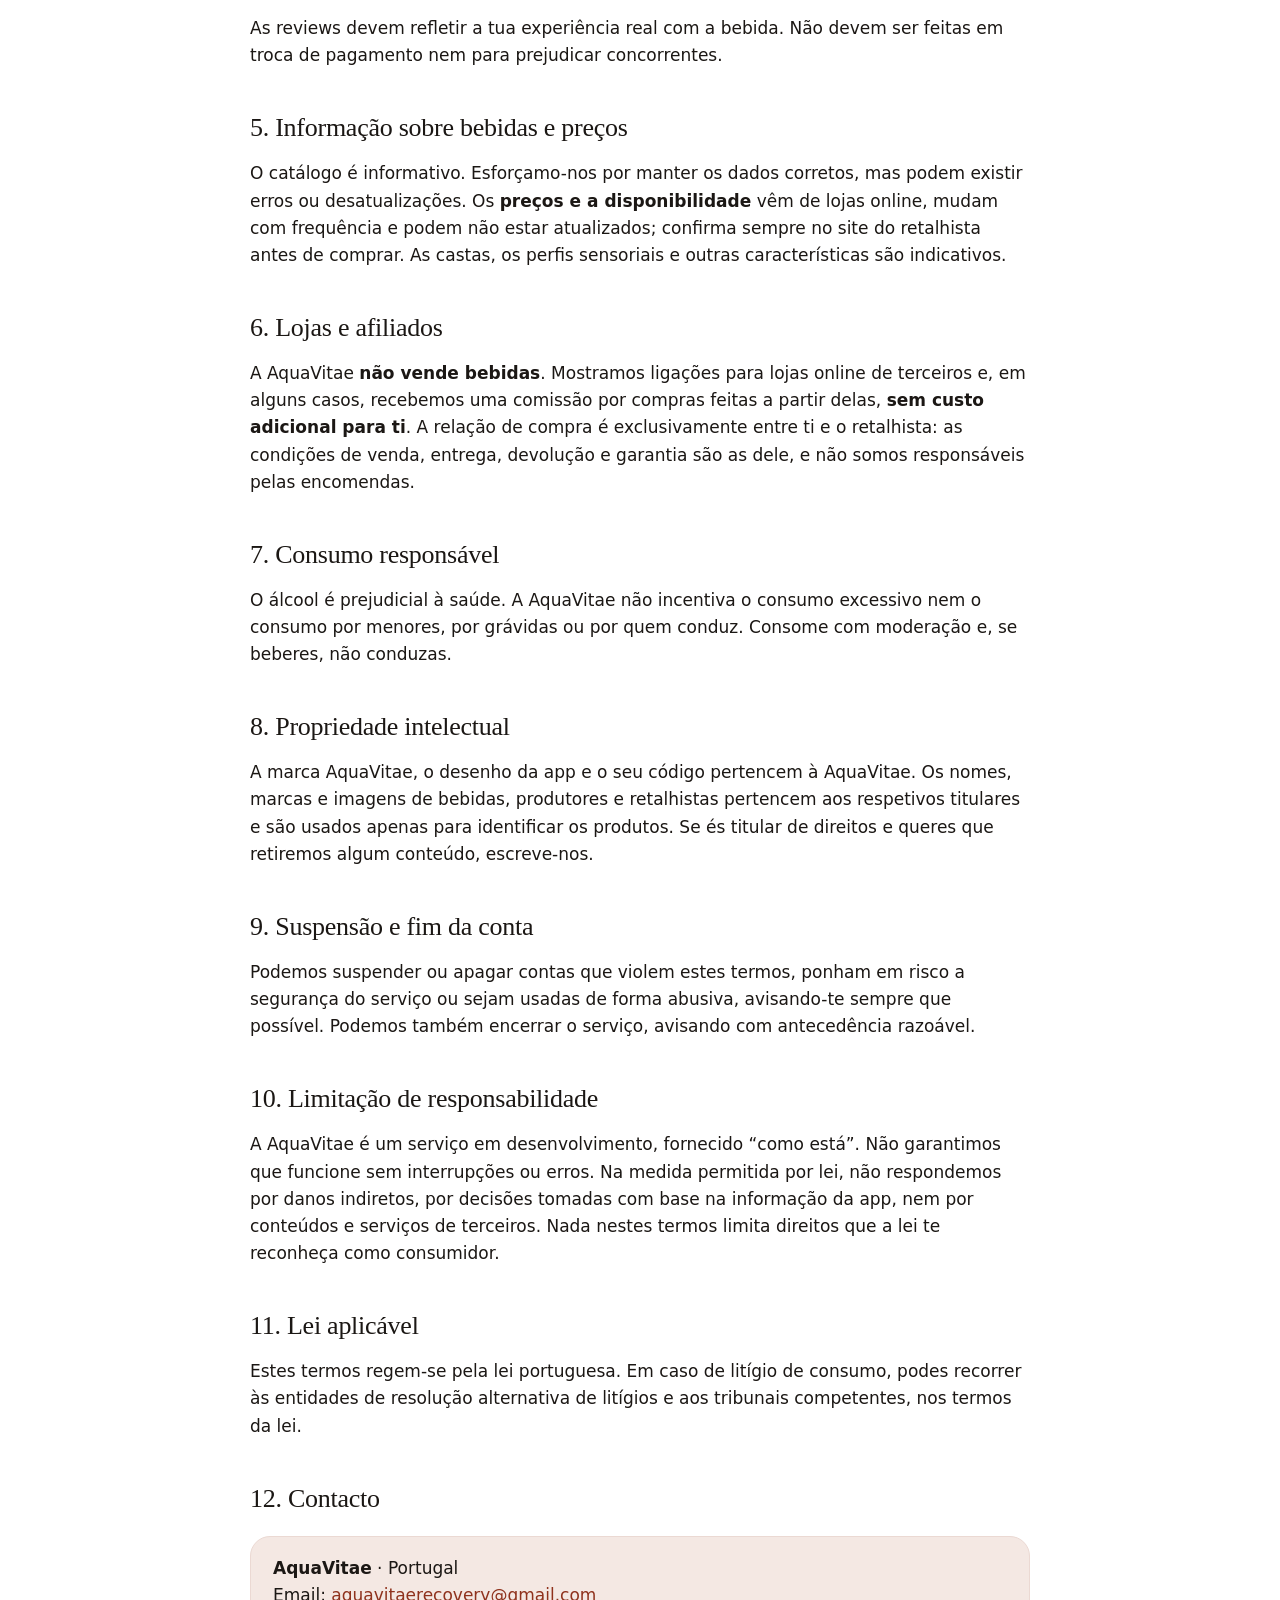
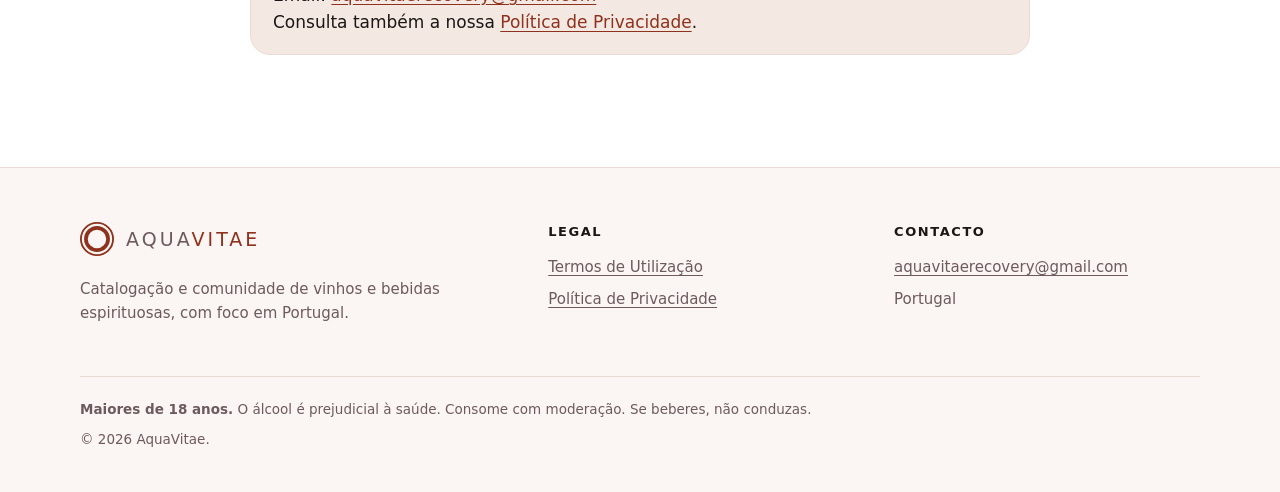
<file: docs/termos.html>
<!DOCTYPE html>
<html lang="pt-PT">
<head>
<meta charset="UTF-8">
<meta name="7197e10404415e4" content="d1be69fddfa2cac7b7d6ff8724527eb9" />
<meta name="viewport" content="width=device-width, initial-scale=1">
<title>Termos de Utilização — AquaVitae</title>
<meta name="description" content="Os Termos de Utilização da app e do site AquaVitae: regras da conta, conteúdo dos utilizadores, ligações de afiliados e consumo responsável.">
<meta name="theme-color" content="#8f321d">
<link rel="canonical" href="https://krugidev.github.io/AquaVitae/termos.html">
<link rel="icon" type="image/svg+xml" href="assets/emblema.svg">
<link rel="stylesheet" href="assets/site.css">
</head>
<body>
<a class="salta" href="#conteudo">Saltar para o conteúdo</a>
<header class="topo">
  <div class="caixa">
    <a class="marca" href="index.html" aria-label="AquaVitae — página inicial">
      <svg viewBox="0 0 92 92" fill="none" stroke="#8F321D" aria-hidden="true"><circle cx="46" cy="46" r="43.5" stroke-width="5"/><circle cx="46" cy="46" r="30" stroke-width="10"/></svg>
      <b>AQUA<span>VITAE</span></b>
    </a>
    <nav class="menu" aria-label="Principal">
      <a href="index.html#app">A app</a>
      <a href="privacidade.html">Privacidade</a>
      <a class="botao" href="mailto:aquavitaerecovery@gmail.com">Contacto</a>
    </nav>
  </div>
</header>

<main id="conteudo" class="legal">
  <div class="caixa"><div class="conteudo">
    <p class="olho">Legal</p>
    <h1>Termos de <em>Utilização</em></h1>
    <p class="atualizado">Última atualização: 25 de setembro de 2026</p>
    <p>Estes termos regulam o uso da app Android AquaVitae e deste site. Ao criar uma conta ou usar a app, aceitas estas regras. A app está em desenvolvimento e estes termos serão atualizados até ao lançamento, sempre com a data acima.</p>

    <nav class="indice" aria-label="Índice">
      <b>Índice</b>
      <ol>
        <li><a href="#servico">O serviço</a></li>
        <li><a href="#idade">Idade mínima</a></li>
        <li><a href="#conta">A tua conta</a></li>
        <li><a href="#conteudo-utilizador">Conteúdo dos utilizadores</a></li>
        <li><a href="#informacao">Informação sobre bebidas e preços</a></li>
        <li><a href="#afiliados">Lojas e afiliados</a></li>
        <li><a href="#responsavel">Consumo responsável</a></li>
        <li><a href="#pi">Propriedade intelectual</a></li>
        <li><a href="#suspensao">Suspensão e fim da conta</a></li>
        <li><a href="#responsabilidade">Limitação de responsabilidade</a></li>
        <li><a href="#lei">Lei aplicável</a></li>
        <li><a href="#contacto">Contacto</a></li>
      </ol>
    </nav>

    <h2 id="servico">1. O serviço</h2>
    <p>A AquaVitae é uma app de catalogação e comunidade para vinhos e bebidas espirituosas. Permite pesquisar um catálogo, guardar bebidas em caves, favoritos e listas, registar o que provaste, escrever reviews e ver ligações para lojas online. Podemos acrescentar, alterar ou retirar funcionalidades ao longo do tempo.</p>

    <h2 id="idade">2. Idade mínima</h2>
    <p>Só podes usar a AquaVitae se tiveres <b>18 anos ou mais</b>. Ao criares a conta declaras que cumpres este requisito.</p>

    <h2 id="conta">3. A tua conta</h2>
    <ul>
      <li>Deves indicar dados verdadeiros e manter o email atualizado, pois é por ele que recuperas o acesso.</li>
      <li>És responsável pela confidencialidade da tua password e pelo que se fizer com a tua conta. Se suspeitares de uso indevido, altera a password e avisa-nos.</li>
      <li>Cada pessoa deve ter uma só conta.</li>
      <li>Podes apagar a conta a qualquer momento na app (Perfil › Conta e segurança › Apagar conta). A eliminação é definitiva.</li>
    </ul>

    <h2 id="conteudo-utilizador">4. Conteúdo dos utilizadores</h2>
    <p>Podes escrever reviews, notas e descrições de perfil. És responsável pelo que publicas e manténs os teus direitos sobre esse conteúdo. Ao publicá-lo, dás-nos uma licença não exclusiva, gratuita e limitada para o mostrar dentro da AquaVitae, enquanto a conta existir.</p>
    <p>Não é permitido publicar conteúdo ilegal, ofensivo, discriminatório, enganoso, com publicidade ou spam, que viole direitos de terceiros, ou que incentive o consumo excessivo ou por menores. Podemos remover conteúdo que viole estas regras.</p>
    <p>As reviews devem refletir a tua experiência real com a bebida. Não devem ser feitas em troca de pagamento nem para prejudicar concorrentes.</p>

    <h2 id="informacao">5. Informação sobre bebidas e preços</h2>
    <p>O catálogo é informativo. Esforçamo-nos por manter os dados corretos, mas podem existir erros ou desatualizações. Os <b>preços e a disponibilidade</b> vêm de lojas online, mudam com frequência e podem não estar atualizados; confirma sempre no site do retalhista antes de comprar. As castas, os perfis sensoriais e outras características são indicativos.</p>

    <h2 id="afiliados">6. Lojas e afiliados</h2>
    <p>A AquaVitae <b>não vende bebidas</b>. Mostramos ligações para lojas online de terceiros e, em alguns casos, recebemos uma comissão por compras feitas a partir delas, <b>sem custo adicional para ti</b>. A relação de compra é exclusivamente entre ti e o retalhista: as condições de venda, entrega, devolução e garantia são as dele, e não somos responsáveis pelas encomendas.</p>

    <h2 id="responsavel">7. Consumo responsável</h2>
    <p>O álcool é prejudicial à saúde. A AquaVitae não incentiva o consumo excessivo nem o consumo por menores, por grávidas ou por quem conduz. Consome com moderação e, se beberes, não conduzas.</p>

    <h2 id="pi">8. Propriedade intelectual</h2>
    <p>A marca AquaVitae, o desenho da app e o seu código pertencem à AquaVitae. Os nomes, marcas e imagens de bebidas, produtores e retalhistas pertencem aos respetivos titulares e são usados apenas para identificar os produtos. Se és titular de direitos e queres que retiremos algum conteúdo, escreve-nos.</p>

    <h2 id="suspensao">9. Suspensão e fim da conta</h2>
    <p>Podemos suspender ou apagar contas que violem estes termos, ponham em risco a segurança do serviço ou sejam usadas de forma abusiva, avisando-te sempre que possível. Podemos também encerrar o serviço, avisando com antecedência razoável.</p>

    <h2 id="responsabilidade">10. Limitação de responsabilidade</h2>
    <p>A AquaVitae é um serviço em desenvolvimento, fornecido “como está”. Não garantimos que funcione sem interrupções ou erros. Na medida permitida por lei, não respondemos por danos indiretos, por decisões tomadas com base na informação da app, nem por conteúdos e serviços de terceiros. Nada nestes termos limita direitos que a lei te reconheça como consumidor.</p>

    <h2 id="lei">11. Lei aplicável</h2>
    <p>Estes termos regem-se pela lei portuguesa. Em caso de litígio de consumo, podes recorrer às entidades de resolução alternativa de litígios e aos tribunais competentes, nos termos da lei.</p>

    <h2 id="contacto">12. Contacto</h2>
    <div class="destaque">
      <b>AquaVitae</b> · Portugal<br>
      Email: <a href="mailto:aquavitaerecovery@gmail.com">aquavitaerecovery@gmail.com</a><br>
      Consulta também a nossa <a href="privacidade.html">Política de Privacidade</a>.
    </div>
  </div></div>
</main>

<footer class="rodape">
  <div class="caixa">
    <div class="colunas">
      <div>
        <a class="marca" href="index.html" aria-label="AquaVitae — página inicial">
          <svg viewBox="0 0 92 92" fill="none" stroke="#8F321D" aria-hidden="true"><circle cx="46" cy="46" r="43.5" stroke-width="5"/><circle cx="46" cy="46" r="30" stroke-width="10"/></svg>
          <b>AQUA<span>VITAE</span></b>
        </a>
        <p style="margin-top:14px">Catalogação e comunidade de vinhos e bebidas espirituosas, com foco em Portugal.</p>
      </div>
      <div>
        <h4>Legal</h4>
        <ul>
          <li><a href="termos.html">Termos de Utilização</a></li>
          <li><a href="privacidade.html">Política de Privacidade</a></li>
        </ul>
      </div>
      <div>
        <h4>Contacto</h4>
        <ul>
          <li><a href="mailto:aquavitaerecovery@gmail.com">aquavitaerecovery@gmail.com</a></li>
          <li>Portugal</li>
        </ul>
      </div>
    </div>
    <div class="aviso">
      <p><b>Maiores de 18 anos.</b> O álcool é prejudicial à saúde. Consome com moderação. Se beberes, não conduzas.</p>
      <p>© 2026 AquaVitae.</p>
    </div>
  </div>
</footer>
</body>
</html>
</file>
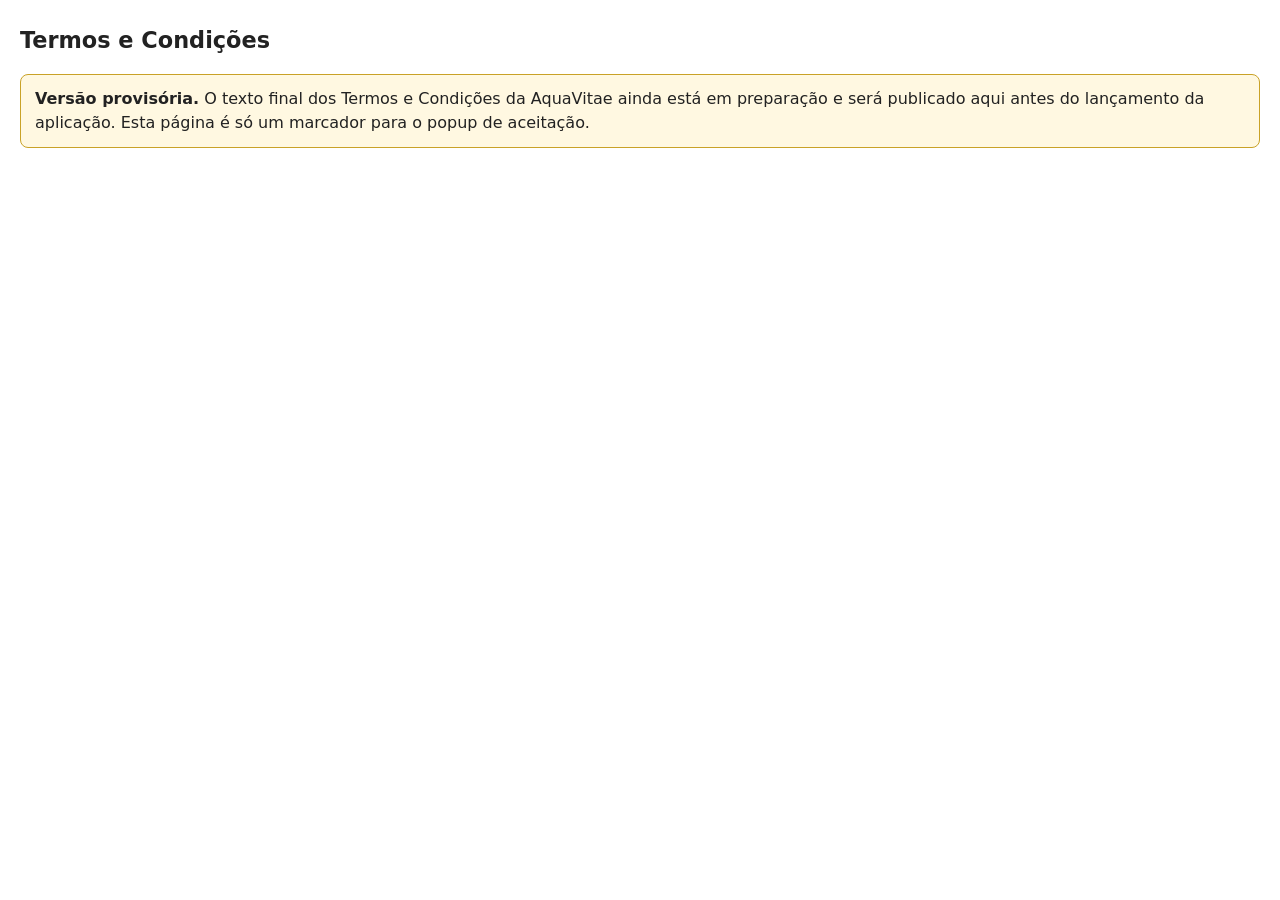
<file: backend/src/main/resources/static/legal/termos.html>
<!DOCTYPE html>
<html lang="pt-PT">
<head>
  <meta charset="utf-8">
  <meta name="viewport" content="width=device-width, initial-scale=1">
  <title>Termos e Condições — AquaVitae</title>
  <style>
    body { font-family: system-ui, sans-serif; line-height: 1.5; margin: 0; padding: 24px 20px; color: #222; background: #fff; }
    h1 { font-size: 1.4rem; margin: 0 0 16px; }
    .aviso { border: 1px solid #c9a227; background: #fff8e1; border-radius: 8px; padding: 12px 14px; }
  </style>
</head>
<body>
  <h1>Termos e Condições</h1>
  <p class="aviso">
    <strong>Versão provisória.</strong> O texto final dos Termos e Condições da AquaVitae ainda está em preparação e
    será publicado aqui antes do lançamento da aplicação. Esta página é só um marcador para o popup de aceitação.
  </p>
</body>
</html>
</file>
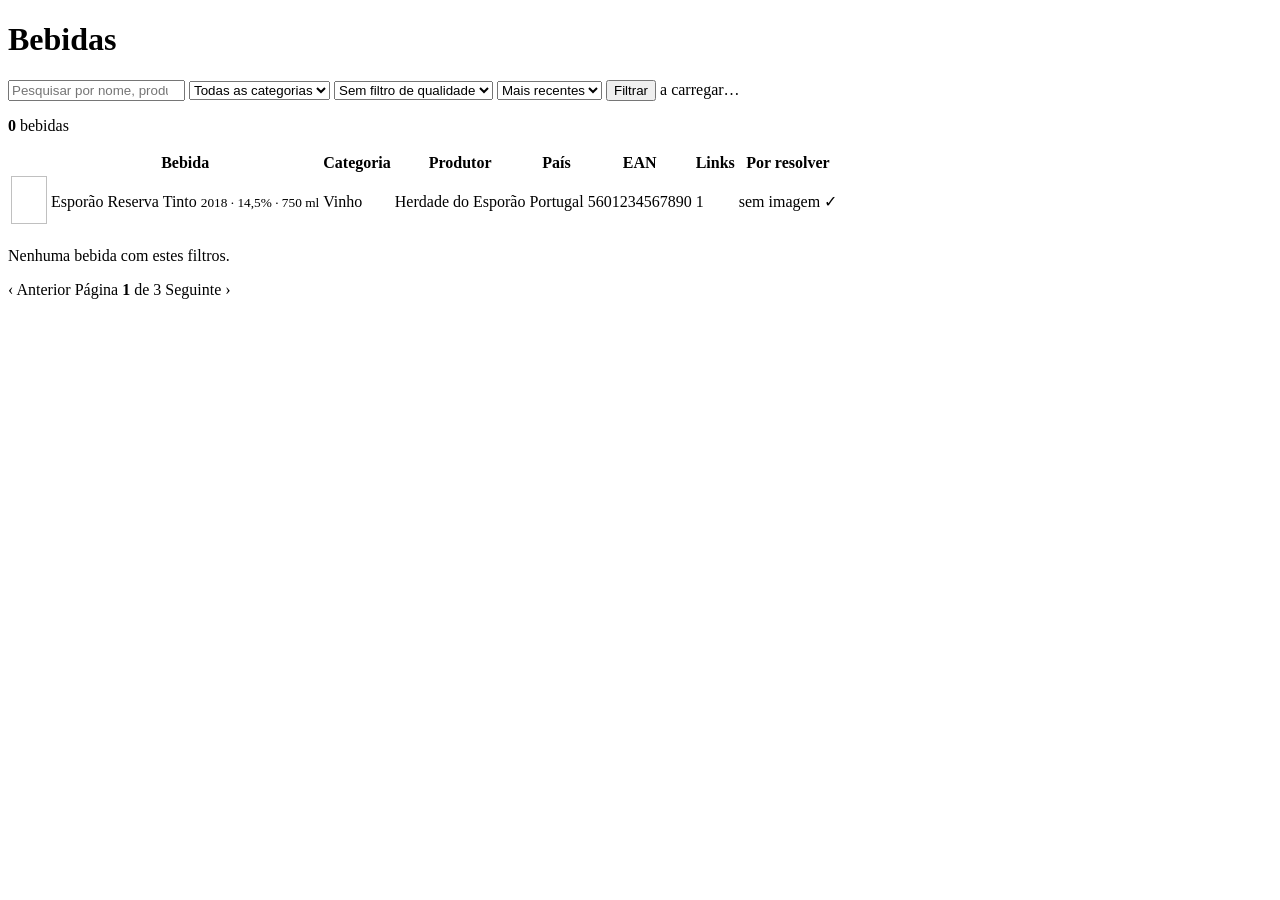
<file: backend/src/main/resources/templates/admin/bebidas.html>
<!DOCTYPE html>
<html th:replace="~{admin/layout :: pagina('Bebidas', 'bebidas', ~{::main})}" xmlns:th="http://www.thymeleaf.org">
<body>
<main class="conteudo">
    <h1>Bebidas</h1>

    <!-- Sem JavaScript é um formulário GET normal (botão "Filtrar"); com o htmx a lista atualiza-se enquanto se escreve. -->
    <form class="filtros" action="/admin/bebidas" method="get"
          hx-get="/admin/bebidas" hx-trigger="input delay:300ms, change" hx-target="#resultado" hx-swap="outerHTML"
          hx-push-url="true" hx-sync="this:replace" hx-indicator="#a-carregar">
        <input type="search" name="q" th:value="${q}" placeholder="Pesquisar por nome, produtor, casta ou EAN…" autocomplete="off" aria-label="Pesquisar">
        <select name="categoria" aria-label="Categoria">
            <option value="">Todas as categorias</option>
            <option th:each="c : ${categorias}" th:value="${c.id}" th:text="${c.value}" th:selected="${categoriaId != null and categoriaId == c.id}">Vinho</option>
        </select>
        <select name="qualidade" aria-label="Qualidade">
            <option value="">Sem filtro de qualidade</option>
            <option th:each="qq : ${qualidades}" th:value="${qq.codigo}" th:text="${qq.rotulo}" th:selected="${qualidade == qq.codigo}">Sem imagem</option>
        </select>
        <select name="ordem" aria-label="Ordenação">
            <option th:each="o : ${ordens}" th:value="${o.codigo}" th:text="${o.rotulo}" th:selected="${ordem == o.codigo}">Mais recentes</option>
        </select>
        <button type="submit" class="botao">Filtrar</button>
        <span id="a-carregar" class="a-carregar" aria-live="polite">a carregar…</span>
    </form>

    <section id="resultado" th:fragment="resultado">
        <p class="contagem"><b th:text="${resultados.total}">0</b> <span th:text="${resultados.total == 1} ? 'bebida' : 'bebidas'">bebidas</span></p>

        <div class="tabela-caixa" th:if="${!resultados.itens.empty}">
            <table>
                <thead>
                <tr><th class="col-img"></th><th>Bebida</th><th>Categoria</th><th>Produtor</th><th>País</th><th>EAN</th><th class="num">Links</th><th>Por resolver</th></tr>
                </thead>
                <tbody>
                <tr th:each="b : ${resultados.itens}">
                    <td class="col-img">
                        <img th:if="${b.imagemUrl != null}" th:src="${b.imagemUrl}" alt="" width="36" height="48" loading="lazy" referrerpolicy="no-referrer">
                    </td>
                    <td>
                        <span class="nome" th:text="${b.nome} ?: '(sem nome)'">Esporão Reserva Tinto</span>
                        <small class="detalhe" th:if="${!#strings.isEmpty(b.detalhes)}" th:text="${b.detalhes}">2018 · 14,5% · 750 ml</small>
                    </td>
                    <td th:text="${b.categoria} ?: '—'">Vinho</td>
                    <td th:text="${b.produtor} ?: '—'">Herdade do Esporão</td>
                    <td th:text="${b.pais} ?: '—'">Portugal</td>
                    <td class="mono" th:text="${b.ean} ?: '—'">5601234567890</td>
                    <td class="num" th:classappend="${b.linksAtivos == 0} ? 'aviso'" th:text="${b.linksAtivos}">1</td>
                    <td>
                        <span class="etiqueta" th:each="p : ${b.problemas}" th:text="${p}">sem imagem</span>
                        <span class="ok" th:if="${b.problemas.empty}">✓</span>
                    </td>
                </tr>
                </tbody>
            </table>
        </div>
        <p class="vazio" th:if="${resultados.itens.empty}">Nenhuma bebida com estes filtros.</p>

        <nav class="paginacao" th:if="${resultados.totalPaginas > 1}" aria-label="Páginas"
             hx-boost="true" hx-target="#resultado" hx-swap="outerHTML">
            <a th:if="${resultados.temAnterior}" rel="prev"
               th:href="@{/admin/bebidas(q=${q},categoria=${categoriaId},qualidade=${qualidade},ordem=${ordem},pagina=${resultados.pagina - 1})}">‹ Anterior</a>
            <span>Página <b th:text="${resultados.paginaParaMostrar}">1</b> de <span th:text="${resultados.totalPaginas}">3</span></span>
            <a th:if="${resultados.temSeguinte}" rel="next"
               th:href="@{/admin/bebidas(q=${q},categoria=${categoriaId},qualidade=${qualidade},ordem=${ordem},pagina=${resultados.pagina + 1})}">Seguinte ›</a>
        </nav>
    </section>
</main>
</body>
</html>
</file>
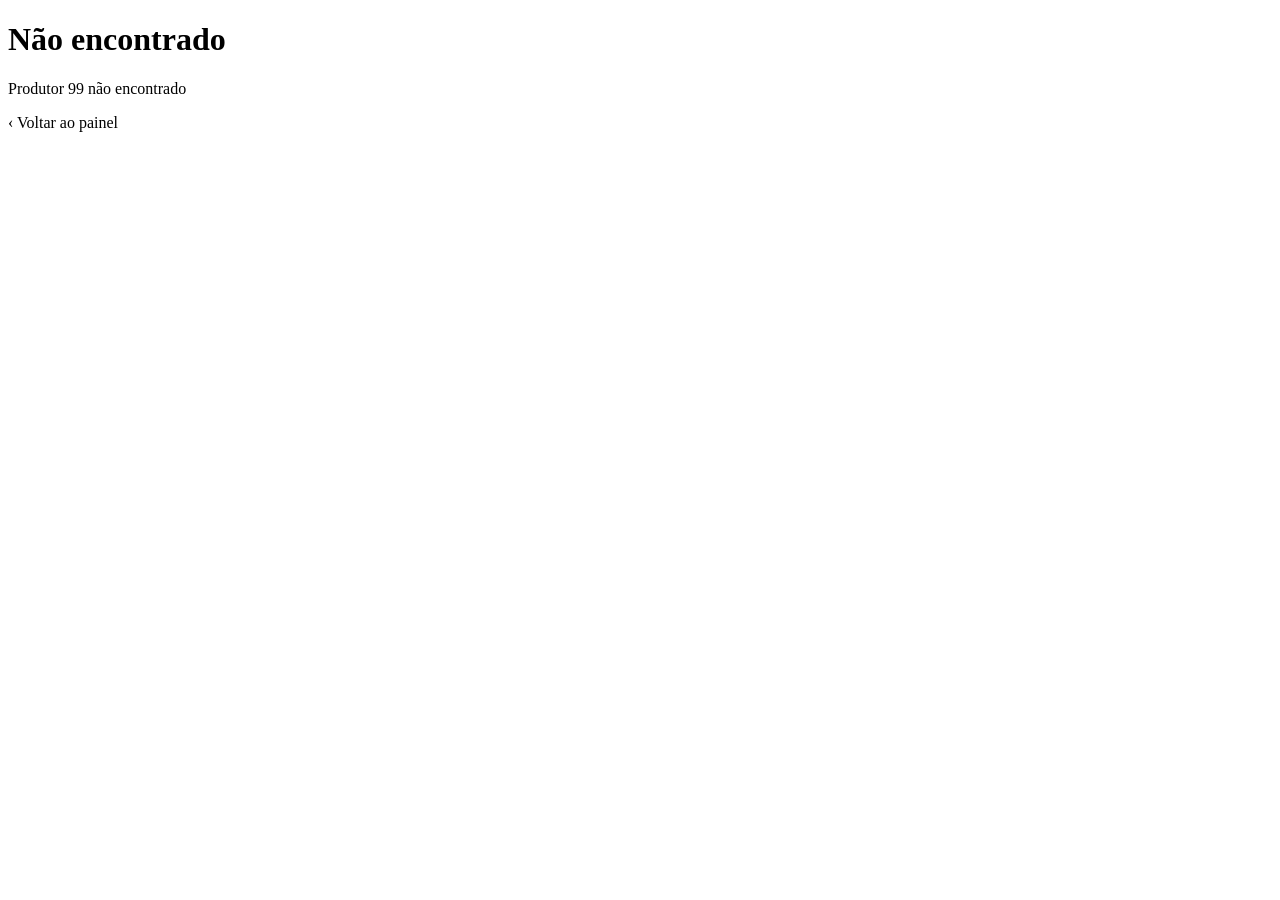
<file: backend/src/main/resources/templates/admin/erro.html>
<!DOCTYPE html>
<html th:replace="~{admin/layout :: pagina('Não encontrado', 'painel', ~{::main})}" xmlns:th="http://www.thymeleaf.org">
<body>
<main class="conteudo estreito">
    <h1>Não encontrado</h1>
    <p class="mensagem erro" role="alert" th:text="${mensagem}">Produtor 99 não encontrado</p>
    <p><a th:href="@{/admin}">‹ Voltar ao painel</a></p>
</main>
</body>
</html>
</file>
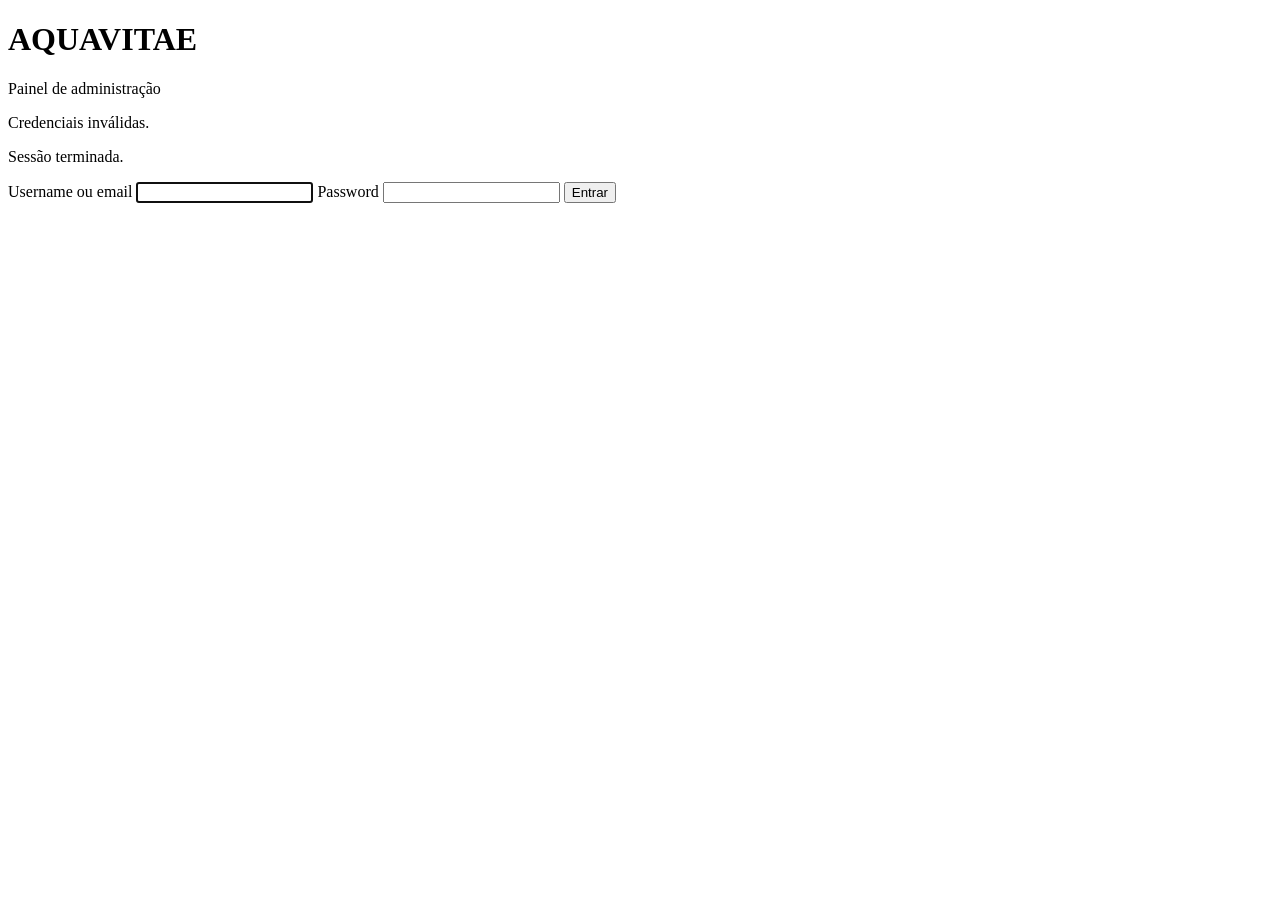
<file: backend/src/main/resources/templates/admin/login.html>
<!DOCTYPE html>
<html lang="pt-PT" xmlns:th="http://www.thymeleaf.org">
<head>
    <meta charset="utf-8">
    <meta name="viewport" content="width=device-width, initial-scale=1">
    <meta name="robots" content="noindex, nofollow">
    <title>Entrar · AquaVitae Admin</title>
    <link rel="stylesheet" th:href="@{/admin/css/admin.css}">
</head>
<body class="pagina-login">
<main class="caixa-login">
    <h1 class="marca">AQUA<span>VITAE</span></h1>
    <p class="subtitulo">Painel de administração</p>

    <p class="mensagem erro" th:if="${param.erro}" role="alert">Credenciais inválidas.</p>
    <p class="mensagem info" th:if="${param.saiu}">Sessão terminada.</p>

    <form th:action="@{/admin/login}" method="post">
        <label for="identificador">Username ou email</label>
        <input id="identificador" name="identificador" type="text" autocomplete="username" autocapitalize="none" required autofocus>

        <label for="password">Password</label>
        <input id="password" name="password" type="password" autocomplete="current-password" required>

        <button type="submit" class="botao">Entrar</button>
    </form>
</main>
</body>
</html>
</file>
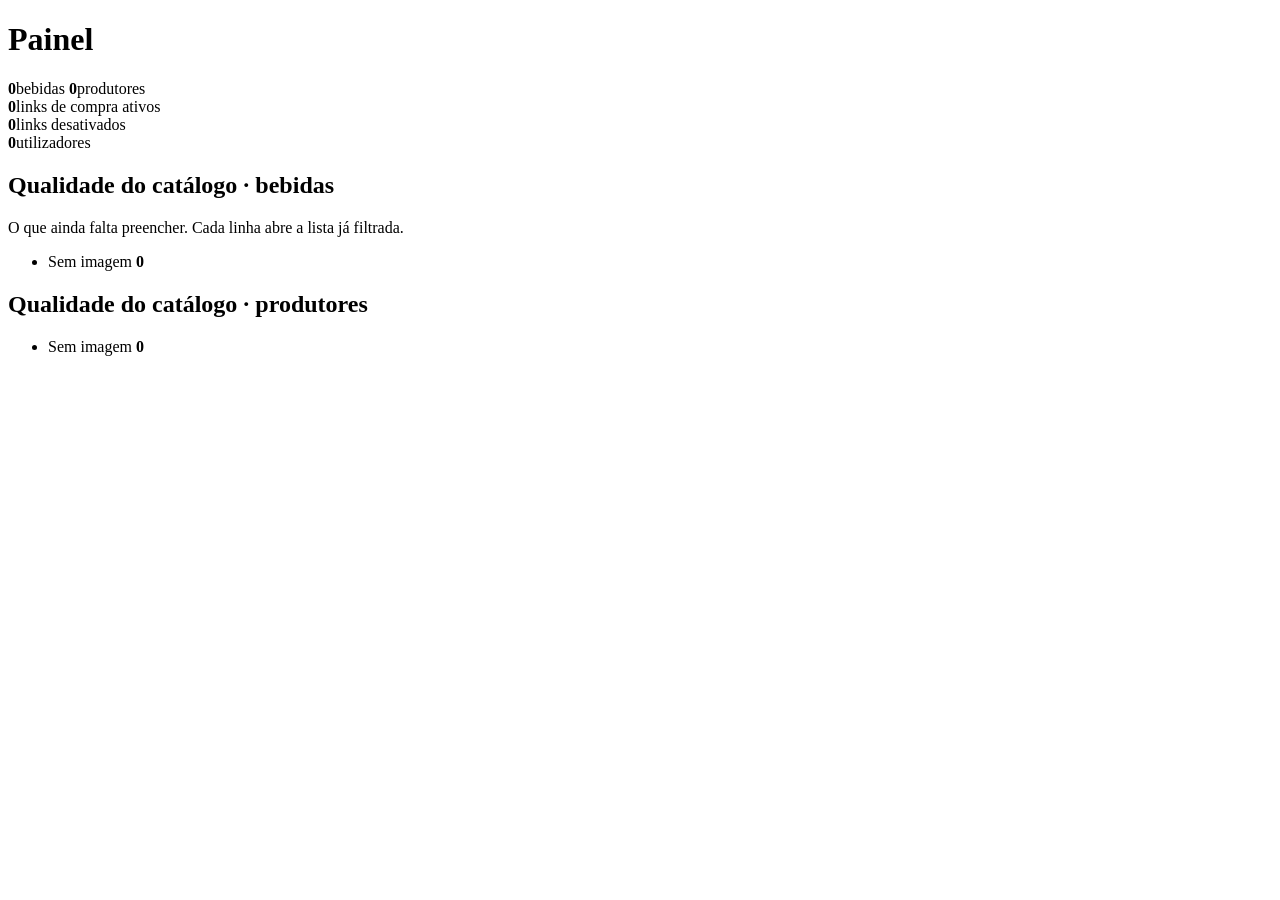
<file: backend/src/main/resources/templates/admin/painel.html>
<!DOCTYPE html>
<html th:replace="~{admin/layout :: pagina('Painel', 'painel', ~{::main})}" xmlns:th="http://www.thymeleaf.org">
<body>
<main class="conteudo">
    <h1>Painel</h1>

    <section class="cartoes" aria-label="Totais">
        <a class="cartao" th:href="@{/admin/bebidas}"><strong th:text="${resumo.totalBebidas}">0</strong><span>bebidas</span></a>
        <a class="cartao" th:href="@{/admin/produtores}"><strong th:text="${resumo.totalProdutores}">0</strong><span>produtores</span></a>
        <div class="cartao"><strong th:text="${resumo.linksAtivos}">0</strong><span>links de compra ativos</span></div>
        <div class="cartao" th:classappend="${resumo.linksInativos > 0} ? 'aviso'"><strong th:text="${resumo.linksInativos}">0</strong><span>links desativados</span></div>
        <div class="cartao"><strong th:text="${resumo.totalUtilizadores}">0</strong><span>utilizadores</span></div>
    </section>

    <section class="quadro">
        <h2>Qualidade do catálogo · bebidas</h2>
        <p class="ajuda">O que ainda falta preencher. Cada linha abre a lista já filtrada.</p>
        <ul class="qualidade">
            <li th:each="c : ${resumo.problemasBebidas}">
                <a th:href="@{/admin/bebidas(qualidade=${c.codigo})}">
                    <span th:text="${c.rotulo}">Sem imagem</span>
                    <b th:classappend="${c.total == 0} ? 'ok' : 'aviso'" th:text="${c.total == 0} ? '✓' : ${c.total}">0</b>
                </a>
            </li>
        </ul>
    </section>

    <section class="quadro">
        <h2>Qualidade do catálogo · produtores</h2>
        <ul class="qualidade">
            <li th:each="c : ${resumo.problemasProdutores}">
                <a th:href="@{/admin/produtores(qualidade=${c.codigo})}">
                    <span th:text="${c.rotulo}">Sem imagem</span>
                    <b th:classappend="${c.total == 0} ? 'ok' : 'aviso'" th:text="${c.total == 0} ? '✓' : ${c.total}">0</b>
                </a>
            </li>
        </ul>
    </section>
</main>
</body>
</html>
</file>
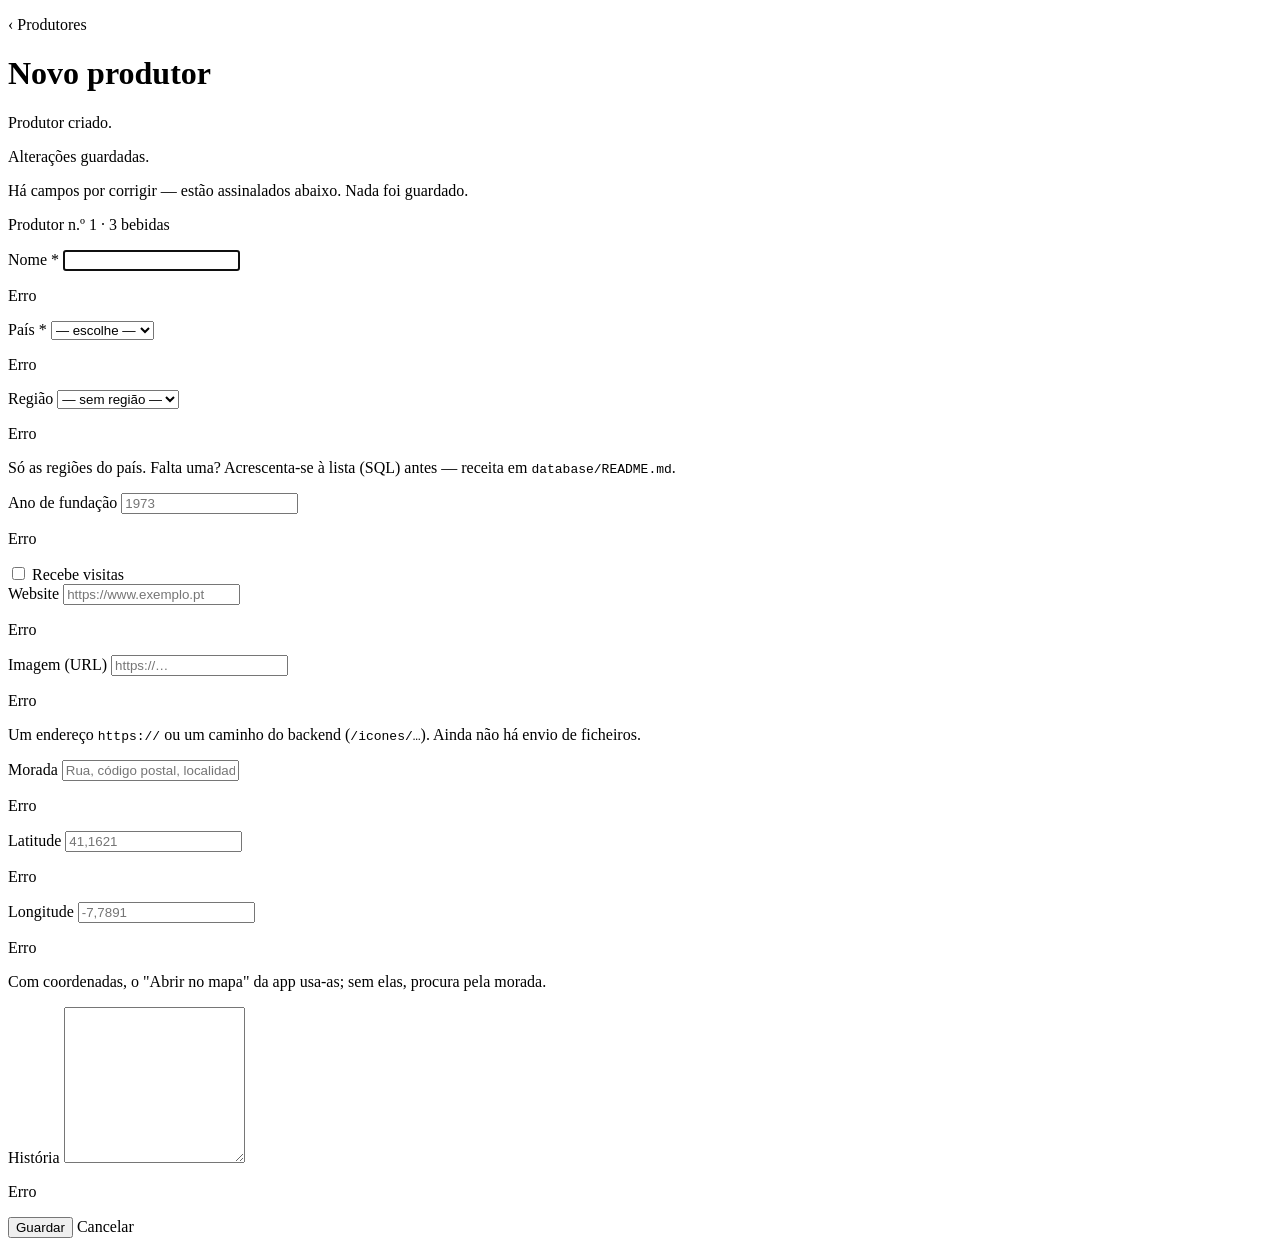
<file: backend/src/main/resources/templates/admin/produtor-form.html>
<!DOCTYPE html>
<html th:replace="~{admin/layout :: pagina((${produtor == null} ? 'Novo produtor' : 'Editar produtor'), 'produtores', ~{::main})}" xmlns:th="http://www.thymeleaf.org">
<body>
<main class="conteudo estreito">
    <p class="migalhas"><a th:href="@{/admin/produtores}">‹ Produtores</a></p>
    <h1 th:text="${produtor == null} ? 'Novo produtor' : ${produtor.nome}">Novo produtor</h1>

    <p class="mensagem info" th:if="${param.criado}" role="status">Produtor criado.</p>
    <p class="mensagem info" th:if="${param.guardado}" role="status">Alterações guardadas.</p>
    <p class="mensagem erro" th:if="${!erros.isEmpty()}" role="alert">Há campos por corrigir — estão assinalados abaixo. Nada foi guardado.</p>

    <p class="ajuda" th:if="${produtor != null}">
        <span th:text="|Produtor n.º ${produtor.id} · |">Produtor n.º 1 · </span>
        <a th:href="@{/admin/bebidas(q=${produtor.nome})}"
           th:text="${produtor.totalBebidas == 1} ? '1 bebida' : |${produtor.totalBebidas} bebidas|">3 bebidas</a>
    </p>

    <form class="formulario" method="post"
          th:action="${produtor == null} ? @{/admin/produtores} : @{/admin/produtores/{id}(id=${produtor.id})}">

        <div class="campo" th:classappend="${erros.containsKey('nome')} ? 'com-erro'">
            <label for="nome">Nome *</label>
            <input id="nome" name="nome" type="text" maxlength="150" th:value="${form.nome}" required autofocus>
            <p class="erro-campo" th:if="${erros.containsKey('nome')}" th:text="${erros['nome']}">Erro</p>
        </div>

        <div class="grelha-2">
            <div class="campo" th:classappend="${erros.containsKey('paisId')} ? 'com-erro'">
                <label for="paisId">País *</label>
                <!-- Ao mudar o país, o htmx troca as opções da região (só as regiões desse país). -->
                <select id="paisId" name="paisId" required
                        hx-get="/admin/produtores/regioes" hx-trigger="change" hx-target="#regiaoId" hx-swap="innerHTML">
                    <option value="">— escolhe —</option>
                    <option th:each="p : ${paises}" th:value="${p.id}" th:text="${p.nome}"
                            th:selected="${form.paisId == #strings.toString(p.id)}">Portugal</option>
                </select>
                <p class="erro-campo" th:if="${erros.containsKey('paisId')}" th:text="${erros['paisId']}">Erro</p>
            </div>

            <div class="campo" th:classappend="${erros.containsKey('regiaoId')} ? 'com-erro'">
                <label for="regiaoId">Região</label>
                <select id="regiaoId" name="regiaoId">
                    <th:block th:fragment="opcoesRegiao">
                        <option value="">— sem região —</option>
                        <option th:each="r : ${regioes}" th:value="${r.id}" th:text="${r.nome}"
                                th:selected="${form.regiaoId == #strings.toString(r.id)}">Douro</option>
                    </th:block>
                </select>
                <p class="erro-campo" th:if="${erros.containsKey('regiaoId')}" th:text="${erros['regiaoId']}">Erro</p>
                <p class="ajuda">Só as regiões do país. Falta uma? Acrescenta-se à lista (SQL) antes — receita em <code>database/README.md</code>.</p>
            </div>
        </div>

        <div class="grelha-2">
            <div class="campo" th:classappend="${erros.containsKey('anoFundacao')} ? 'com-erro'">
                <label for="anoFundacao">Ano de fundação</label>
                <input id="anoFundacao" name="anoFundacao" type="text" inputmode="numeric" maxlength="4" th:value="${form.anoFundacao}" placeholder="1973">
                <p class="erro-campo" th:if="${erros.containsKey('anoFundacao')}" th:text="${erros['anoFundacao']}">Erro</p>
            </div>
            <div class="campo">
                <label for="permiteVisitas" class="linha">
                    <input id="permiteVisitas" name="permiteVisitas" type="checkbox" value="true" th:checked="${form.permiteVisitas}">
                    Recebe visitas
                </label>
            </div>
        </div>

        <div class="campo" th:classappend="${erros.containsKey('website')} ? 'com-erro'">
            <label for="website">Website</label>
            <input id="website" name="website" type="text" maxlength="255" th:value="${form.website}" placeholder="https://www.exemplo.pt">
            <p class="erro-campo" th:if="${erros.containsKey('website')}" th:text="${erros['website']}">Erro</p>
        </div>

        <div class="campo" th:classappend="${erros.containsKey('imagem')} ? 'com-erro'">
            <label for="imagem">Imagem (URL)</label>
            <input id="imagem" name="imagem" type="text" maxlength="255" th:value="${form.imagem}" placeholder="https://…">
            <p class="erro-campo" th:if="${erros.containsKey('imagem')}" th:text="${erros['imagem']}">Erro</p>
            <p class="ajuda">Um endereço <code>https://</code> ou um caminho do backend (<code>/icones/…</code>). Ainda não há envio de ficheiros.</p>
        </div>

        <div class="campo" th:classappend="${erros.containsKey('morada')} ? 'com-erro'">
            <label for="morada">Morada</label>
            <input id="morada" name="morada" type="text" maxlength="300" th:value="${form.morada}" placeholder="Rua, código postal, localidade">
            <p class="erro-campo" th:if="${erros.containsKey('morada')}" th:text="${erros['morada']}">Erro</p>
        </div>

        <div class="grelha-2">
            <div class="campo" th:classappend="${erros.containsKey('latitude')} ? 'com-erro'">
                <label for="latitude">Latitude</label>
                <input id="latitude" name="latitude" type="text" inputmode="decimal" th:value="${form.latitude}" placeholder="41,1621">
                <p class="erro-campo" th:if="${erros.containsKey('latitude')}" th:text="${erros['latitude']}">Erro</p>
            </div>
            <div class="campo" th:classappend="${erros.containsKey('longitude')} ? 'com-erro'">
                <label for="longitude">Longitude</label>
                <input id="longitude" name="longitude" type="text" inputmode="decimal" th:value="${form.longitude}" placeholder="-7,7891">
                <p class="erro-campo" th:if="${erros.containsKey('longitude')}" th:text="${erros['longitude']}">Erro</p>
            </div>
        </div>
        <p class="ajuda">Com coordenadas, o "Abrir no mapa" da app usa-as; sem elas, procura pela morada.</p>

        <div class="campo" th:classappend="${erros.containsKey('historia')} ? 'com-erro'">
            <label for="historia">História</label>
            <textarea id="historia" name="historia" rows="10" th:text="${form.historia}"></textarea>
            <p class="erro-campo" th:if="${erros.containsKey('historia')}" th:text="${erros['historia']}">Erro</p>
        </div>

        <div class="acoes">
            <button type="submit" class="botao" th:text="${produtor == null} ? 'Criar produtor' : 'Guardar alterações'">Guardar</button>
            <a th:href="@{/admin/produtores}">Cancelar</a>
        </div>
    </form>
</main>
</body>
</html>
</file>
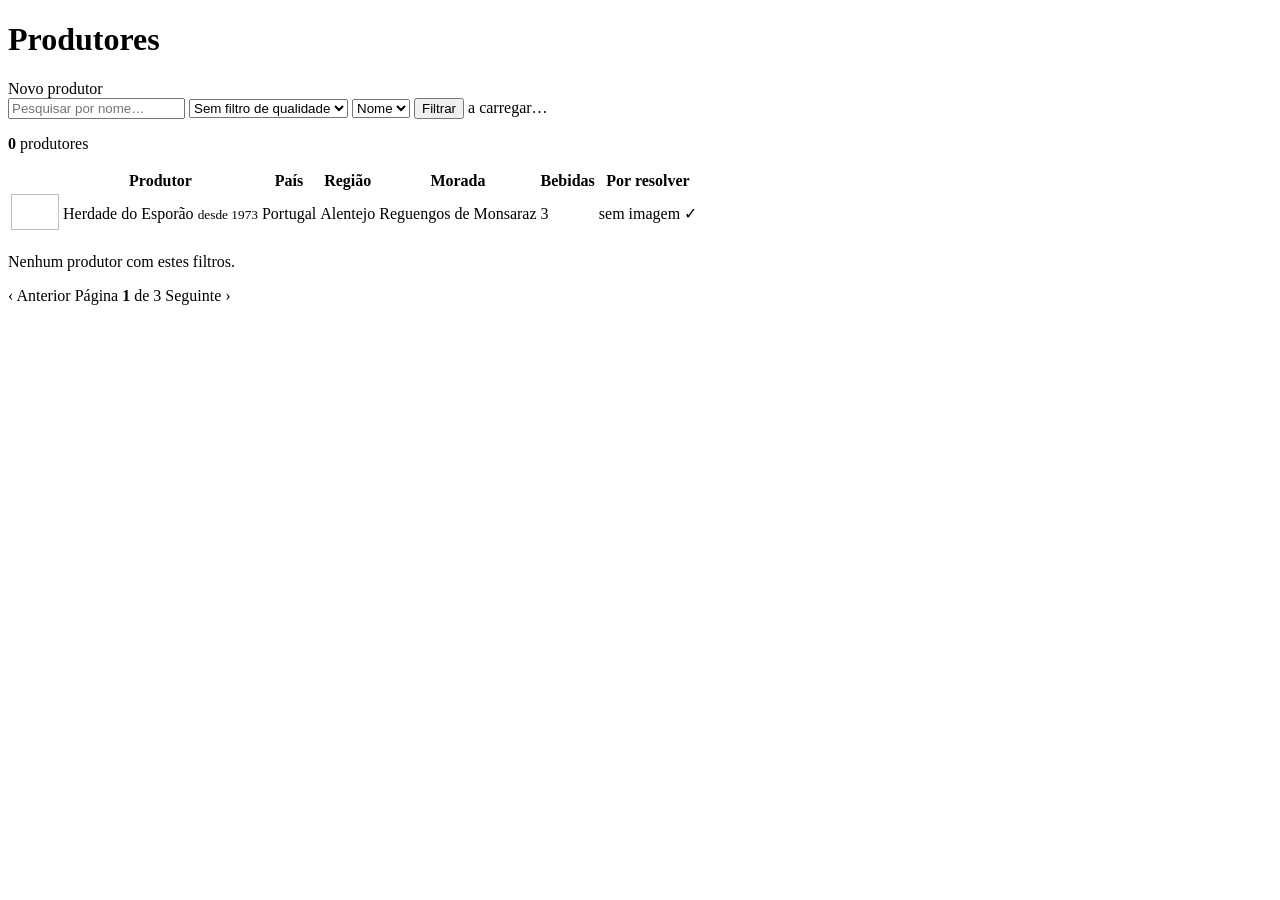
<file: backend/src/main/resources/templates/admin/produtores.html>
<!DOCTYPE html>
<html th:replace="~{admin/layout :: pagina('Produtores', 'produtores', ~{::main})}" xmlns:th="http://www.thymeleaf.org">
<body>
<main class="conteudo">
    <div class="cabecalho-pagina">
        <h1>Produtores</h1>
        <a class="botao" th:href="@{/admin/produtores/novo}">Novo produtor</a>
    </div>

    <form class="filtros" action="/admin/produtores" method="get"
          hx-get="/admin/produtores" hx-trigger="input delay:300ms, change" hx-target="#resultado" hx-swap="outerHTML"
          hx-push-url="true" hx-sync="this:replace" hx-indicator="#a-carregar">
        <input type="search" name="q" th:value="${q}" placeholder="Pesquisar por nome…" autocomplete="off" aria-label="Pesquisar">
        <select name="qualidade" aria-label="Qualidade">
            <option value="">Sem filtro de qualidade</option>
            <option th:each="qq : ${qualidades}" th:value="${qq.codigo}" th:text="${qq.rotulo}" th:selected="${qualidade == qq.codigo}">Sem imagem</option>
        </select>
        <select name="ordem" aria-label="Ordenação">
            <option th:each="o : ${ordens}" th:value="${o.codigo}" th:text="${o.rotulo}" th:selected="${ordem == o.codigo}">Nome</option>
        </select>
        <button type="submit" class="botao">Filtrar</button>
        <span id="a-carregar" class="a-carregar" aria-live="polite">a carregar…</span>
    </form>

    <section id="resultado" th:fragment="resultado">
        <p class="contagem"><b th:text="${resultados.total}">0</b> <span th:text="${resultados.total == 1} ? 'produtor' : 'produtores'">produtores</span></p>

        <div class="tabela-caixa" th:if="${!resultados.itens.empty}">
            <table>
                <thead>
                <tr><th class="col-img"></th><th>Produtor</th><th>País</th><th>Região</th><th>Morada</th><th class="num">Bebidas</th><th>Por resolver</th></tr>
                </thead>
                <tbody>
                <tr th:each="p : ${resultados.itens}">
                    <td class="col-img">
                        <img th:if="${p.imagemUrl != null}" th:src="${p.imagemUrl}" alt="" width="48" height="36" loading="lazy" referrerpolicy="no-referrer">
                    </td>
                    <td>
                        <a class="nome" th:href="@{/admin/produtores/{id}(id=${p.id})}" th:text="${p.nome} ?: '(sem nome)'">Herdade do Esporão</a>
                        <small class="detalhe" th:if="${p.anoFundacao != null}" th:text="|desde ${p.anoFundacao}|">desde 1973</small>
                    </td>
                    <td th:text="${p.pais} ?: '—'">Portugal</td>
                    <td th:text="${p.regiao} ?: '—'">Alentejo</td>
                    <td th:text="${p.morada} ?: '—'">Reguengos de Monsaraz</td>
                    <td class="num" th:classappend="${p.totalBebidas == 0} ? 'aviso'" th:text="${p.totalBebidas}">3</td>
                    <td>
                        <span class="etiqueta" th:each="x : ${p.problemas}" th:text="${x}">sem imagem</span>
                        <span class="ok" th:if="${p.problemas.empty}">✓</span>
                    </td>
                </tr>
                </tbody>
            </table>
        </div>
        <p class="vazio" th:if="${resultados.itens.empty}">Nenhum produtor com estes filtros.</p>

        <nav class="paginacao" th:if="${resultados.totalPaginas > 1}" aria-label="Páginas"
             hx-boost="true" hx-target="#resultado" hx-swap="outerHTML">
            <a th:if="${resultados.temAnterior}" rel="prev"
               th:href="@{/admin/produtores(q=${q},qualidade=${qualidade},ordem=${ordem},pagina=${resultados.pagina - 1})}">‹ Anterior</a>
            <span>Página <b th:text="${resultados.paginaParaMostrar}">1</b> de <span th:text="${resultados.totalPaginas}">3</span></span>
            <a th:if="${resultados.temSeguinte}" rel="next"
               th:href="@{/admin/produtores(q=${q},qualidade=${qualidade},ordem=${ordem},pagina=${resultados.pagina + 1})}">Seguinte ›</a>
        </nav>
    </section>
</main>
</body>
</html>
</file>
<file: docs/assets/site.css>
/* AquaVitae — landing page. Sem frameworks, sem fontes externas, sem cookies: só HTML e CSS. */
:root {
  --grena: #8f321d;
  --vinho: #6b2737;
  --tinta: #1b1714;
  --suave: #6d5a5f;
  --papel: #ffffff;
  --creme: #fbf6f3;
  --rosa: #f4e8e3;
  --linha: #ebd9d3;
  --serif: "Iowan Old Style", "Palatino Linotype", Palatino, "Book Antiqua", Georgia, "Times New Roman", serif;
  --sans: system-ui, -apple-system, "Segoe UI", Roboto, "Helvetica Neue", Arial, sans-serif;
  --raio: 20px;
  --largura: 1120px;
}

* { box-sizing: border-box; }
html { scroll-behavior: smooth; scroll-padding-top: 84px; -webkit-text-size-adjust: 100%; }
body { margin: 0; font-family: var(--sans); color: var(--tinta); background: var(--papel); line-height: 1.6; font-size: 17px; }
img { max-width: 100%; height: auto; }
a { color: var(--grena); text-underline-offset: 3px; }
a:hover { color: var(--vinho); }
:focus-visible { outline: 3px solid var(--grena); outline-offset: 3px; border-radius: 6px; }
.salta { position: absolute; left: -999px; top: 8px; background: var(--tinta); color: #fff; padding: 8px 14px; border-radius: 8px; z-index: 100; }
.salta:focus { left: 8px; }

.caixa { width: min(100% - 40px, var(--largura)); margin-inline: auto; }
section { padding: 88px 0; }
.suave { background: var(--creme); }

h1, h2, h3 { font-family: var(--serif); font-weight: 500; line-height: 1.15; margin: 0 0 16px; letter-spacing: -0.01em; }
h1 { font-size: clamp(38px, 6vw, 62px); }
h2 { font-size: clamp(30px, 4.2vw, 42px); }
h3 { font-size: 21px; }
em { font-style: italic; color: var(--grena); }
.olho { font-size: 13px; letter-spacing: 0.14em; text-transform: uppercase; color: var(--grena); font-weight: 700; margin: 0 0 14px; }
.lede { font-size: clamp(18px, 2.2vw, 21px); color: var(--suave); max-width: 58ch; }
.centro { text-align: center; }
.centro .lede { margin-inline: auto; }

/* Cabeçalho */
.topo { position: sticky; top: 0; z-index: 50; background: rgba(255, 255, 255, 0.88); backdrop-filter: saturate(1.4) blur(10px); border-bottom: 1px solid var(--linha); }
.topo .caixa { display: flex; align-items: center; justify-content: space-between; min-height: 68px; gap: 20px; }
.marca { display: inline-flex; align-items: center; gap: 12px; text-decoration: none; color: var(--tinta); }
.marca svg { width: 34px; height: 34px; }
.marca b { font-weight: 400; letter-spacing: 0.16em; font-size: 19px; }
.marca b span { color: var(--grena); }
.menu { display: flex; gap: 26px; align-items: center; }
.menu a { text-decoration: none; color: var(--suave); font-size: 15px; }
.menu a:hover { color: var(--grena); }
.menu a.botao, .menu a.botao:hover { color: #fff; }

/* Botões */
.botao { display: inline-flex; align-items: center; gap: 8px; padding: 14px 26px; border-radius: 999px; background: var(--grena); color: #fff; text-decoration: none; font-weight: 600; border: 2px solid var(--grena); transition: background .15s, transform .15s; }
.botao:hover { background: var(--vinho); border-color: var(--vinho); color: #fff; transform: translateY(-1px); }
.botao.vazio { background: transparent; color: var(--grena); }
.botao.vazio:hover { background: var(--rosa); color: var(--vinho); border-color: var(--vinho); }
.botoes { display: flex; flex-wrap: wrap; gap: 14px; margin: 30px 0 18px; }
.etiqueta { display: inline-block; padding: 7px 16px; border-radius: 999px; background: var(--rosa); border: 1px solid var(--linha); color: var(--grena); font-size: 13px; font-weight: 700; letter-spacing: 0.06em; text-transform: uppercase; margin-bottom: 22px; }
.nota { font-size: 14px; color: var(--suave); }

/* Hero */
.hero { padding: 70px 0 90px; background: radial-gradient(900px 500px at 85% 20%, var(--rosa), transparent 70%), var(--papel); overflow: hidden; }
.hero .caixa { display: grid; grid-template-columns: 1.1fr 0.9fr; gap: 50px; align-items: center; }

/* Telemóvel */
.telemovel { position: relative; width: 100%; max-width: 270px; margin: 0 auto; padding: 9px; border-radius: 40px; background: var(--tinta); box-shadow: 0 30px 60px -20px rgba(107, 39, 55, 0.45), 0 10px 20px -10px rgba(27, 23, 20, 0.35); }
.telemovel img { display: block; width: 100%; border-radius: 31px; background: var(--papel); }
.palco { position: relative; display: flex; justify-content: center; min-height: 560px; }
.palco .telemovel { position: absolute; width: 250px; }
.palco .t1 { left: 4%; top: 30px; transform: rotate(-4deg); z-index: 1; }
.palco .t2 { right: 4%; top: 0; transform: rotate(3deg); z-index: 2; }

/* Galeria */
.galeria { display: flex; gap: 28px; overflow-x: auto; padding: 30px max(20px, calc((100vw - var(--largura)) / 2)) 26px; scroll-snap-type: x mandatory; scrollbar-width: thin; scrollbar-color: var(--grena) var(--rosa); }
.galeria figure { flex: 0 0 236px; margin: 0; scroll-snap-align: center; }
.galeria figcaption { margin-top: 18px; text-align: center; font-size: 15px; color: var(--suave); line-height: 1.45; }
.galeria figcaption b { display: block; color: var(--tinta); font-family: var(--serif); font-size: 19px; font-weight: 500; margin-bottom: 2px; }

/* Duas colunas de texto */
.duas { display: grid; grid-template-columns: 1fr 1fr; gap: 50px; align-items: start; }
.duas p { margin: 0 0 16px; }

/* Passos */
.passos { display: grid; grid-template-columns: repeat(4, 1fr); gap: 22px; margin-top: 46px; counter-reset: passo; }
.passo { position: relative; padding: 28px 24px; background: var(--papel); border: 1px solid var(--linha); border-radius: var(--raio); }
.passo::before { counter-increment: passo; content: counter(passo); display: grid; place-items: center; width: 40px; height: 40px; border-radius: 50%; background: var(--grena); color: #fff; font-family: var(--serif); font-size: 20px; margin-bottom: 16px; }
.passo p { margin: 0; color: var(--suave); font-size: 16px; }

/* Cartões */
.grelha { display: grid; grid-template-columns: repeat(4, 1fr); gap: 20px; margin-top: 46px; }
.grelha.tres { grid-template-columns: repeat(3, 1fr); }
.cartao { padding: 28px 24px; border-radius: var(--raio); background: var(--papel); border: 1px solid var(--linha); }
.suave .cartao { background: var(--papel); }
.cartao p { margin: 0; color: var(--suave); font-size: 16px; }
.cartao .icone { display: grid; place-items: center; width: 48px; height: 48px; border-radius: 14px; background: var(--rosa); color: var(--grena); margin-bottom: 18px; }
.cartao .icone svg { width: 26px; height: 26px; fill: none; stroke: currentColor; stroke-width: 1.8; stroke-linecap: round; stroke-linejoin: round; }
.cartao h3 { margin-bottom: 8px; }

/* Estado do projeto */
.estado { list-style: none; margin: 40px auto 0; padding: 0; max-width: 720px; }
.estado li { display: grid; grid-template-columns: 34px 1fr; gap: 14px; padding: 16px 0; border-bottom: 1px solid var(--linha); }
.estado li:last-child { border-bottom: 0; }
.estado .marca-estado { display: grid; place-items: center; width: 30px; height: 30px; border-radius: 50%; font-size: 15px; font-weight: 700; }
.estado .feito .marca-estado { background: var(--grena); color: #fff; }
.estado .curso .marca-estado { background: var(--rosa); color: var(--grena); border: 2px solid var(--grena); }
.estado .breve .marca-estado { background: transparent; color: var(--suave); border: 2px dashed var(--linha); }
.estado b { display: block; font-weight: 600; }
.estado span { color: var(--suave); font-size: 15px; }

/* Contacto */
.contacto { background: var(--vinho); color: #fff; text-align: center; }
.contacto h2 { color: #fff; }
.contacto h2 em { color: #f3c9bd; }
.contacto p { color: #f1dcd6; max-width: 56ch; margin: 0 auto 26px; }
.contacto .botao { background: #fff; color: var(--vinho); border-color: #fff; }
.contacto .botao:hover { background: var(--rosa); color: var(--vinho); }

/* Rodapé */
.rodape { padding: 54px 0 34px; background: var(--creme); border-top: 1px solid var(--linha); font-size: 15px; color: var(--suave); }
.rodape .colunas { display: grid; grid-template-columns: 1.4fr 1fr 1fr; gap: 40px; }
.rodape h4 { margin: 0 0 12px; font-size: 13px; letter-spacing: 0.12em; text-transform: uppercase; color: var(--tinta); }
.rodape ul { list-style: none; margin: 0; padding: 0; display: grid; gap: 8px; }
.rodape a { color: var(--suave); }
.rodape a:hover { color: var(--grena); }
.rodape .aviso { margin-top: 36px; padding-top: 22px; border-top: 1px solid var(--linha); font-size: 13.5px; line-height: 1.6; }
.rodape .aviso p { margin: 0 0 8px; }

/* Páginas legais */
.legal { padding: 60px 0 90px; }
.legal .conteudo { max-width: 780px; margin-inline: auto; }
.legal h1 { font-size: clamp(34px, 5vw, 48px); }
.legal h2 { font-size: 26px; margin-top: 44px; }
.legal h3 { font-size: 19px; margin-top: 26px; font-family: var(--sans); font-weight: 700; }
.legal .atualizado { color: var(--suave); font-size: 15px; margin-bottom: 30px; }
.legal ul { padding-left: 22px; }
.legal li { margin-bottom: 6px; }
.legal .indice { background: var(--creme); border: 1px solid var(--linha); border-radius: var(--raio); padding: 20px 26px; margin: 28px 0 10px; }
.legal .indice ol { margin: 8px 0 0; padding-left: 20px; columns: 2; column-gap: 30px; font-size: 15px; }
.legal .destaque { background: var(--rosa); border: 1px solid var(--linha); border-radius: var(--raio); padding: 18px 22px; margin: 22px 0; }
.legal table { width: 100%; border-collapse: collapse; font-size: 15px; margin: 16px 0; }
.legal th, .legal td { text-align: left; padding: 10px 12px; border: 1px solid var(--linha); vertical-align: top; }
.legal th { background: var(--creme); }

/* Responsivo */
@media (max-width: 980px) {
  .hero .caixa { grid-template-columns: 1fr; }
  .palco { min-height: 520px; }
  .duas { grid-template-columns: 1fr; gap: 10px; }
  .passos, .grelha { grid-template-columns: repeat(2, 1fr); }
  .grelha.tres { grid-template-columns: 1fr; }
  .rodape .colunas { grid-template-columns: 1fr 1fr; }
}
@media (max-width: 640px) {
  body { font-size: 16.5px; }
  section { padding: 62px 0; }
  .menu a:not(.botao) { display: none; }
  .menu .botao { padding: 10px 18px; font-size: 14px; }
  .passos, .grelha { grid-template-columns: 1fr; }
  .palco { min-height: 470px; }
  .palco .telemovel { width: 205px; }
  .palco .t1 { left: 0; top: 34px; }
  .palco .t2 { right: 0; }
  .galeria figure { flex-basis: 210px; }
  .rodape .colunas { grid-template-columns: 1fr; gap: 26px; }
  .legal .indice ol { columns: 1; }
  .botoes .botao { flex: 1 1 100%; justify-content: center; }
}
@media (prefers-reduced-motion: reduce) {
  html { scroll-behavior: auto; }
  .botao { transition: none; }
}
</file>
